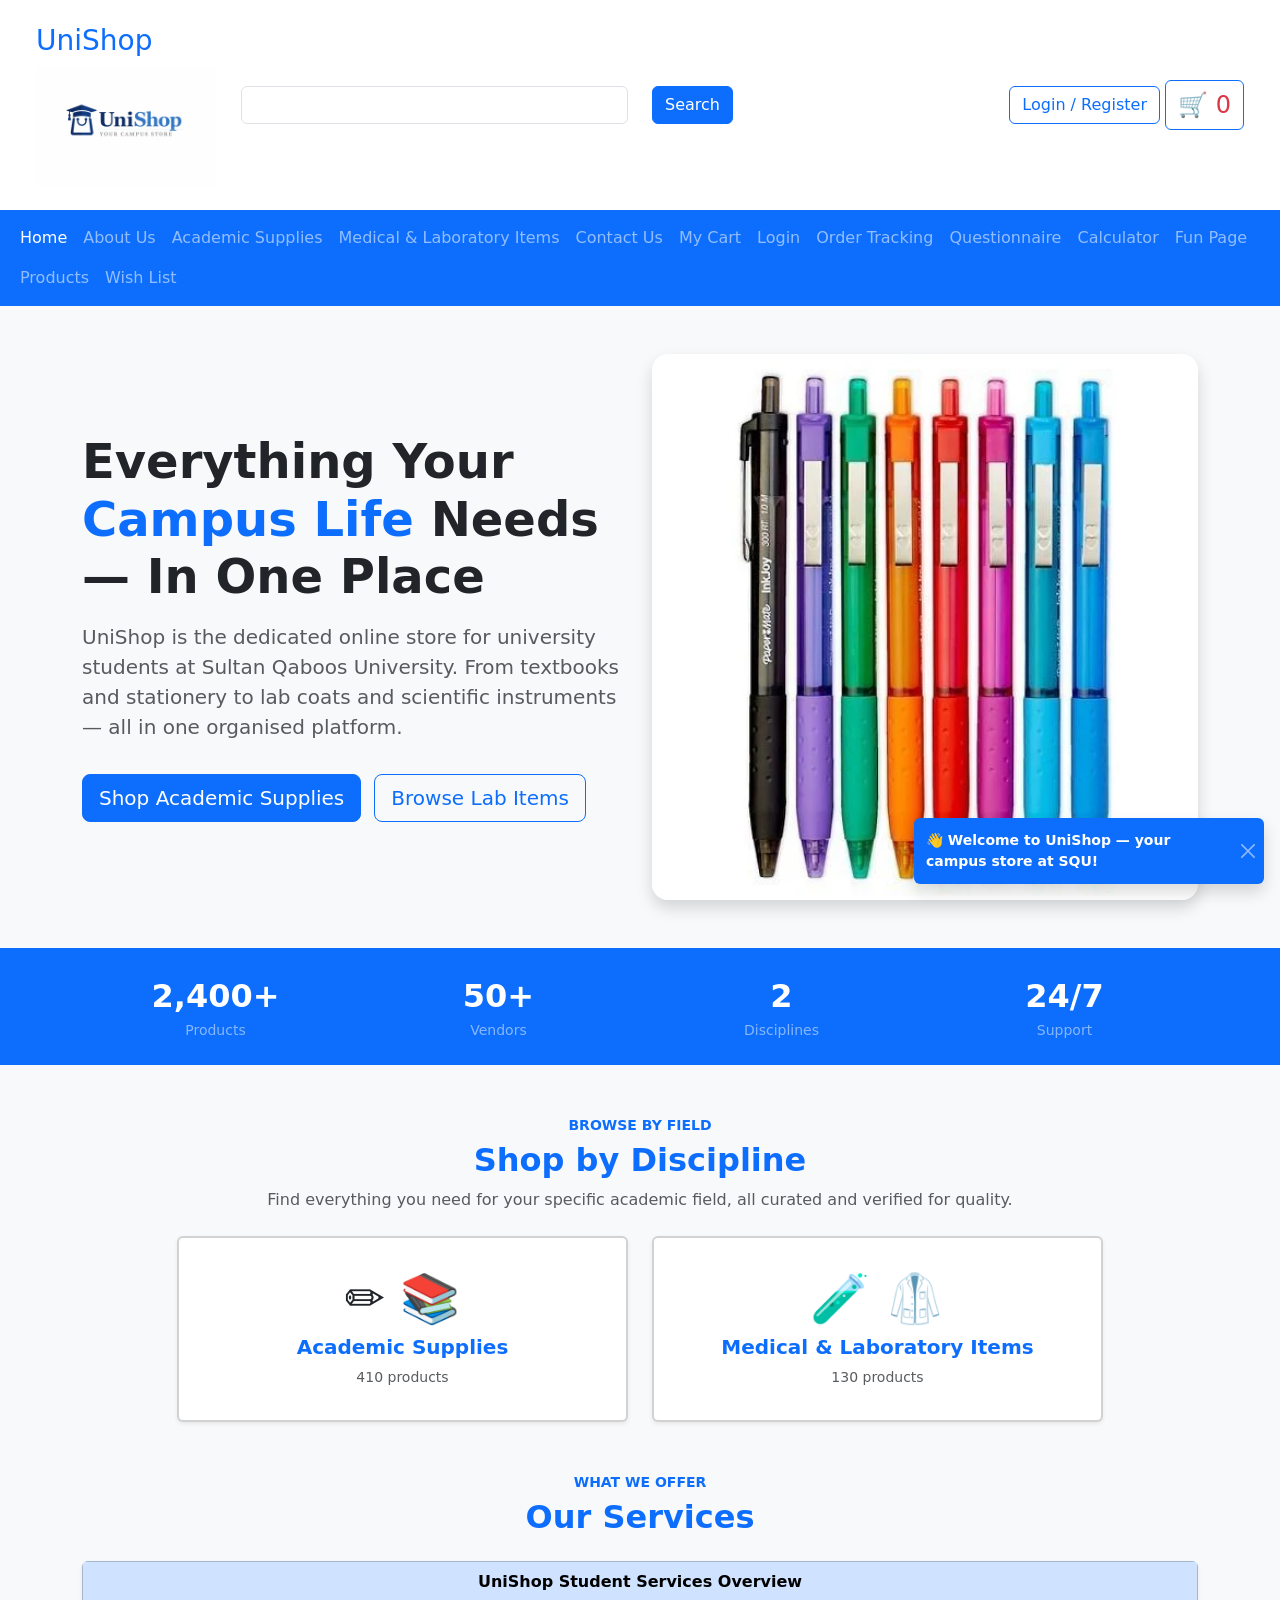
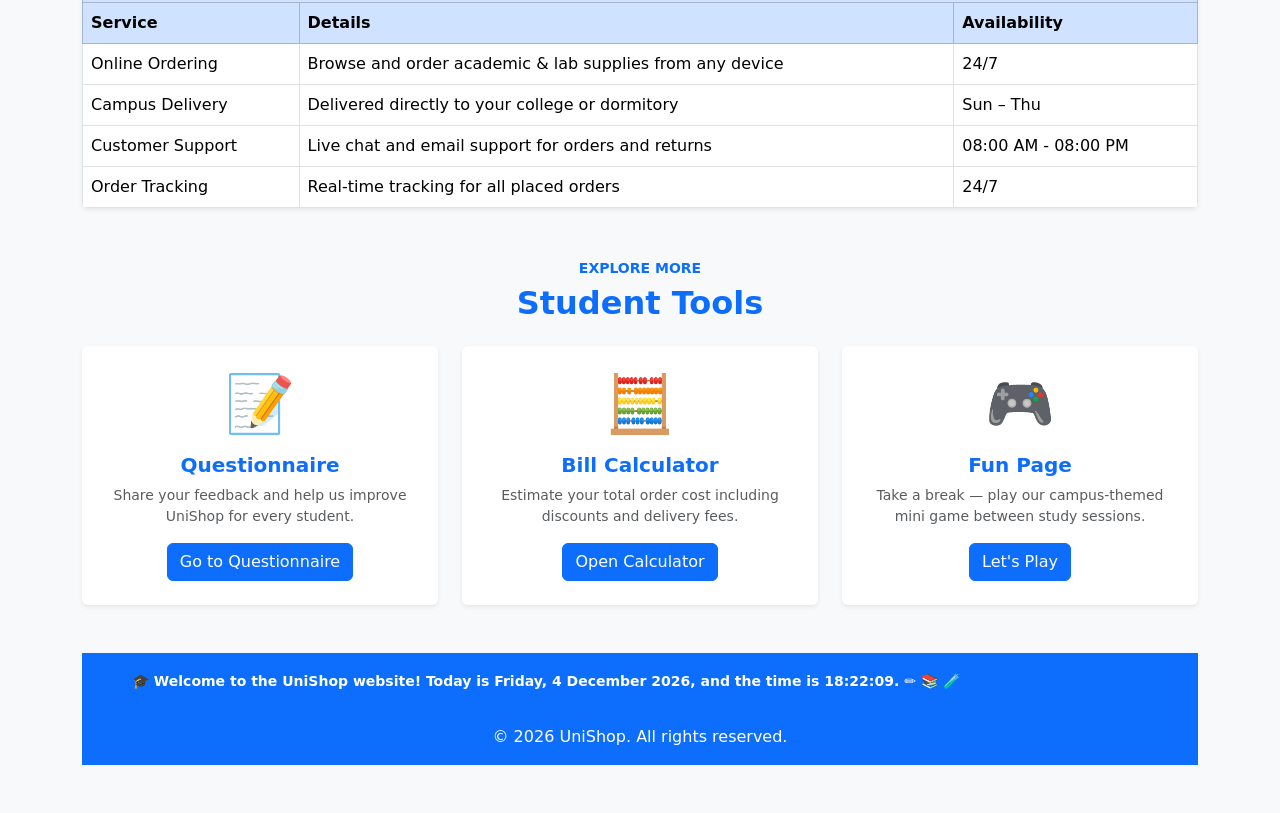
<file: Index.html>
<!DOCTYPE html>
<html lang="en">
<head>
    <meta charset="UTF-8">
    <meta name="viewport" content="width=device-width, initial-scale=1.0">
    <title>Home Page</title>
     <link href="https://cdn.jsdelivr.net/npm/bootstrap@5.3.8/dist/css/bootstrap.min.css" rel="stylesheet" 
        integrity="sha384-sRIl4kxILFvY47J16cr9ZwB07vP4J8+LH7qKQnuqkuIAvNWLzeN8tE5YBujZqJLB" 
        crossorigin="anonymous">
         <script src="https://cdn.jsdelivr.net/npm/bootstrap@5.3.8/dist/js/bootstrap.bundle.min.js" 
        integrity="sha384-FKyoEForCGlyvwx9Hj09JcYn3nv7wiPVlz7YYwJrWVcXK/BmnVDxM+D2scQbITxI" 
        crossorigin="anonymous"></script>
    <script>
       // Function to handle search action
  function validateSearch(){
      let searchBox = document.getElementById("searchInput");
      let word = searchBox.value.trim().toLowerCase();
      // check if the search box is empty
      if (word== "") {
        alert("Please enter a search word");
        searchBox.focus();
        return false;

      }
  // For academic items
  if(word.includes("pen")){
    window.location.href="academic_supplies.html#pens";
    return false;
  }
   if(word.includes("notebook")){
window.location.href="academic_supplies.html#notebooks";
    return false;
   }
      if(word.includes("single book") || word.includes("book") ){
window.location.href="academic_supplies.html#singlebook";
    return false;
   }

  if(word.includes("graphing calculator")|| word.includes("graphing")){
window.location.href="academic_supplies.html#calculator911";
    return false;
   }
   
     if(word.includes("calculator" )){
window.location.href="academic_supplies.html#calculator82";
    return false;
   }
   
   if(word.includes("note")||word.includes("study") ){
window.location.href="academic_supplies.html#studynotes";

    return false;
   }
   if(word.includes("gray bag") || word.includes("grey bag")){
    window.location.href="academic_supplies.html#graybag";
    return false;
   }
      if(word.includes("brown bag")){
    window.location.href="academic_supplies.html#brownbag";
    return false;
   }
      if(word.includes("laptop") || word.includes("computer")){
window.location.href="academic_supplies.html#laptop";

    return false;
   }
    if(word.includes("bag")){
window.location.href="academic_supplies.html";

    return false;
   }
      if(word.includes("lab coat") ){
window.location.href="medical-items.html#labcoat";

    return false;
   }
      if(word.includes("scrubs")){
window.location.href="medical-items.html#scrubs";

    return false;
   }
   
         if(word.includes("stethoscope")){
window.location.href="medical-items.html#stethoscope";

    return false;
   }
            if(word.includes("mask") ){
window.location.href="medical-items.html#mask";

    return false;
   }
            if(word.includes("gloves")|| word.includes("glove")){
window.location.href="medical-items.html#gloves";

    return false;
   }
            if(word.includes("syringe")){
window.location.href="medical-items.html#syringe";

    return false;
   }
   // If item is not found
      alert("Item not found");
    return false;
    }

    </script>
    <style>
        /* Animation for the scrolling banner at the bottom of the page */
        @keyframes scrollLeft {
            0%   { transform: translateX(100%); }
            100% { transform: translateX(-100%); }
        }
    
        /* Styles for the scrolling welcome banner */
        #scrollBanner {
            animation: scrollLeft 30s linear infinite;
            padding-left: 50px;
            display: inline-block;
            white-space: nowrap;
        }
    </style>

    <script>
        /**
         * Updates the date and time displayed in the scrolling banner.
         * This function runs every second using setInterval.
         */
        function updateBanner() {
            var now = new Date();
    
            var days = ["Sunday","Monday","Tuesday","Wednesday","Thursday","Friday","Saturday"];
            var months = ["January","February","March","April","May","June",
                          "July","August","September","October","November","December"];
    
            // Format the date: e.g., "Monday, 13 April 2026"
            var dateStr = days[now.getDay()] + ", " + now.getDate() + " " +
                          months[now.getMonth()] + " " + now.getFullYear();
    
            // Format the time: e.g., "14:35:09"
            var h = now.getHours();
            var m = now.getMinutes();
            var s = now.getSeconds();
            
            if (m < 10) { m = "0" + m; }
            if (s < 10) { s = "0" + s; }
            
            var timeStr = h + ":" + m + ":" + s;
    
            // Update the spans in the scrolling banner
            const dateEl = document.getElementById("datePart");
            const timeEl = document.getElementById("timePart");
    
            if (dateEl) dateEl.textContent = dateStr;
            if (timeEl) timeEl.textContent = timeStr;
        }
    
        // Start updating the banner every second
        setInterval(updateBanner, 1000);
    </script>

    <script>
        /**
         * Shows the welcome toast message when the page fully loads.
         * Uses Bootstrap's Toast component.
         */
          window.addEventListener("DOMContentLoaded", function () {
          const toastEl = document.getElementById("welcomeToast");
          const toast   = new bootstrap.Toast(toastEl);
          toast.show();   // Display the Bootstrap Toast
        });
    </script>
    
    
    </head>
<body class="bg-light">
    <header class="container-fluid bg-white">
    <div class="row align-items-center p-4">
        <div class="col-md-2">
          <p class="h3 text-primary "> UniShop</p>
          <a href="index.html">
            <img src="images/UniShop_logo.png" alt="UniShop - Your Campus Store" class="img-fluid" />
          </a>
        </div>
        <div class="col-md-6">
          <form action="https://httpbin.org/get" method="get" onsubmit="return validateSearch()">
              <div class="row">
                  <div class="col-8">
                    <input type="text" id="searchInput" name="query" class="form-control" />
                  </div>
                  <div class=" col-4">
                    <input type="submit" value="Search" class="btn btn-primary"/>
                  </div>
                </div>
          </form>
        </div>
        <div class="col-md-4 text-end">
          <a href="login_and_registration.php" class="btn btn-outline-primary">Login / Register</a>
          <a href="cart.php" class="btn btn-outline-primary fs-4">
            🛒
            <span class="text-danger">0</span>
          </a>
        </div>
    </div>
    </header>

    <nav class="navbar navbar-expand-sm bg-primary navbar-dark">
    <div class="container-fluid">
        <button class="navbar-toggler" type="button"
                data-bs-toggle="collapse" data-bs-target="#mainNav"
                aria-controls="mainNav" aria-expanded="false"
                aria-label="Toggle navigation">
            <span class="navbar-toggler-icon"></span>
        </button>
        <div class="collapse navbar-collapse" id="mainNav">
        <div class="navbar-nav flex-wrap">
            <a class="nav-link active" href="index.html">Home</a>
            <a class="nav-link" href="About_us.html">About Us</a>
            <a class="nav-link" href="academic_supplies.html">Academic Supplies</a>
            <a class="nav-link" href="medical-items.html">Medical & Laboratory Items</a>
            <a class="nav-link" href="contact_us.html">Contact Us</a>
            <a class="nav-link" href="cart.php">My Cart</a>
            <a class="nav-link" href="login_and_registration.php">Login</a>
            <a class="nav-link" href="order_tracking.html">Order Tracking</a>
            <a  class="nav-link" href="questionnaire.html">Questionnaire</a>
            <a  class="nav-link" href="calculator.html">Calculator</a>
            <a  class="nav-link" href="funpage.php">Fun Page</a>
            <a class="nav-link" href="products.php">Products</a>
            <a class="nav-link " href="wish_list.php">Wish List</a>
        </div>  
        </div>
    </div>  
    </nav>
    
    <div class="container my-5">
        <div class="row align-items-center">
          
          <div class="col-lg-6">
            <h1 class="display-5 fw-bold">
              Everything Your <span class="text-primary">Campus Life</span> Needs — In One Place
            </h1>
            <p class="lead text-muted mt-3">
              UniShop is the dedicated online store for university students at Sultan Qaboos University.
              From textbooks and stationery to lab coats and scientific instruments — all in one organised platform.
            </p>
            
            <a href="academic_supplies.html" class="btn btn-primary btn-lg mt-3 me-2">Shop Academic Supplies</a>
            <a href="medical-items.html" class="btn btn-outline-primary btn-lg mt-3"> Browse Lab Items</a>
          </div>

          <div class="col-lg-6 mt-4 mt-lg-0">
            <div id="heroSlider" class="carousel slide carousel-fade" data-bs-ride="carousel" data-bs-interval="3000">

              <div class="carousel-inner rounded-4 shadow">

                <div class="carousel-item active">
                  <img src="images/ballpoint-pens.png" class="d-block w-100" alt="pens">
                </div>
                
                <div class="carousel-item">
                  <img src="images/200pages_4_notebooks.jpg" class="d-block w-100" alt="Notebooks">
                </div>
                
                <div class="carousel-item">
                  <img src="images/Casio_fx9911es_plus_scientific_calc.jpg" class="d-block w-100" alt="calculator">
                </div>
              </div>

              <button class="carousel-control-prev" type="button" data-bs-target="#heroSlider" data-bs-slide="prev">
                <span class="carousel-control-prev-icon" aria-hidden="true"></span>
                <span class="visually-hidden">Previous</span>
              </button>
              <button class="carousel-control-next" type="button" data-bs-target="#heroSlider" data-bs-slide="next">
                <span class="carousel-control-next-icon" aria-hidden="true"></span>
                <span class="visually-hidden">Next</span>
              </button>
            </div>
          </div>
        </div>
      </div>
        
      <div class="bg-primary text-white py-4">
        <div class="container">
            <div class="row text-center g-3">
                <div class="col-6 col-md-3">
                    <div class="fs-2 fw-bold">2,400+</div>
                    <div class="small text-white-50">Products</div>
                </div>
                <div class="col-6 col-md-3">
                    <div class="fs-2 fw-bold">50+</div>
                    <div class="small text-white-50">Vendors</div>
                </div>
                <div class="col-6 col-md-3">
                  <div class="fs-2 fw-bold">2</div>
                  <div class="small text-white-50">Disciplines</div>
                </div>
                <div class="col-6 col-md-3">
                  <div class="fs-2 fw-bold">24/7</div>
                  <div class="small text-white-50">Support</div>
                </div>
            </div>
        </div>
      </div>

    <div class="container my-5">
    <div class="text-center mb-4">
        <span class="text-uppercase text-primary fw-bold small letter-spacing-2">Browse by Field</span>
        <h2 class="fw-bold text-primary mt-1"> Shop by Discipline</h2>
        <p class="text-muted mx-auto" class="mx-auto w-100">Find everything you need for your specific academic field, all curated and verified for quality.</p>
    </div>
    <div class="row g-4 justify-content-center">
        <div class="col-sm-10 col-md-5">
            <a href="academic_supplies.html" class="text-decoration-none">
            <div class="card text-center h-100 border-2 shadow-sm p-3">
                <div class="card-body">
                    <div class="display-5 mb-2">✏️  📚</div>
                    <h5 class="card-title fw-bold text-primary">Academic Supplies</h5>
                    <p class="card-text text-muted small">410 products</p>
                </div>
            </div>
            </a>
        </div>
        <div class="col-sm-10 col-md-5">
            <a href="medical-items.html" class="text-decoration-none">
            <div class="card text-center h-100 border-2 shadow-sm p-3">
                <div class="card-body">
                    <div class="display-5 mb-2">🧪  🥼</div>
                    <h5 class="card-title fw-bold text-primary"> Medical &amp; Laboratory Items</h5>
                    <p class="card-text text-muted small">130 products</p>
                </div>
            </div>
            </a>
        </div>
        </div>
    </div>
    
    <div class="container my-5">
        <div class="text-center mb-4">
            <span class="text-uppercase text-primary fw-bold small">What We Offer</span>
            <h2 class="fw-bold text-primary mt-1">Our Services</h2>
        </div>

        <div class="table-responsive shadow-sm rounded">
            <table class="table table-bordered table-hover mb-0 align-middle">
                <tr class="table-primary">
                    <th colspan="3" class="text-center">UniShop Student Services Overview</th>
                </tr>
                <tr class="table-primary">
                    <th>Service</th>
                    <th>Details</th>
                    <th>Availability</th>
                </tr>        
                <tbody>
                    <tr>
                        <td>Online Ordering</td>
                        <td>Browse and order academic &amp; lab supplies from any device</td>
                        <td>24/7</td>
                    </tr>
                    <tr>
                        <td>Campus Delivery</td>
                        <td>Delivered directly to your college or dormitory</td>
                        <td>Sun – Thu</td>
                    </tr>
                    <tr>
                        <td>Customer Support</td>
                        <td>Live chat and email support for orders and returns</td>
                        <td>08:00 AM - 08:00 PM</td>
                    </tr>
                    <tr>
                        <td>Order Tracking</td>
                        <td>Real-time tracking for all placed orders</td>
                        <td>24/7</td>
                    </tr>
                </tbody>
            </table>
        </div>
    </div>
    <div class="container my-5">
    <div class="text-center mb-4">
      <span class="text-uppercase text-primary fw-bold small">Explore More</span>
      <h2 class="fw-bold text-primary mt-1">Student Tools</h2>
    </div>
    <div class="row g-4 justify-content-center">
      <div class="col-sm-10 col-md-4">
        <div class="card text-center h-100 shadow-sm border-0 bg-white">
          <div class="card-body p-4">
            <div class="display-4 mb-3">📝</div>
            <h5 class="fw-bold text-primary">Questionnaire</h5>
            <p class="text-muted small mb-3"> Share your feedback and help us improve UniShop for every student.</p>
            <a href="questionnaire.html" class="btn btn-primary">Go to Questionnaire</a>
          </div>
        </div>
      </div>
      <div class="col-sm-10 col-md-4">
        <div class="card text-center h-100 shadow-sm border-0 bg-white">
          <div class="card-body p-4">
            <div class="display-4 mb-3">🧮</div>
            <h5 class="fw-bold text-primary">Bill Calculator</h5>
            <p class="text-muted small mb-3">Estimate your total order cost including discounts and delivery fees.</p>
            <a href="calculator.html" class="btn btn-primary"> Open Calculator </a>
          </div>
        </div>
      </div>
      <div class="col-sm-10 col-md-4">
        <div class="card text-center h-100 shadow-sm border-0 bg-white">
          <div class="card-body p-4">
            <div class="display-4 mb-3">🎮</div>
            <h5 class="fw-bold text-primary">Fun Page</h5>
            <p class="text-muted small mb-3"> Take a break — play our campus-themed mini game between study sessions.</p>
            <a href="funpage.php" class="btn btn-primary"> Let's Play </a>
          </div>
        </div>
      </div>
    </div>
    <div class="bg-primary py-3 overflow-hidden mt-5">
        <div id="scrollBanner" class="text-white fw-semibold small">
          🎓 Welcome to the UniShop website! Today is <span id="datePart"></span>, 
          and the time is <span id="timePart"></span>. ✏️ 📚 🧪
        </div>
      </div>

    <div class="toast-container position-fixed bottom-0 end-0 p-3">
        <div id="welcomeToast" class="toast align-items-center text-bg-primary border-0"
            role="alert" aria-live="assertive" aria-atomic="true"
            data-bs-autohide="true" data-bs-delay="6000">
          <div class="d-flex">
            <div class="toast-body fw-bold">
              👋 Welcome to UniShop — your campus store at SQU!
            </div>
            <button type="button" class="btn-close btn-close-white me-2 m-auto"
                    data-bs-dismiss="toast" aria-label="Close"></button>
          </div>
        </div>
      </div>
     <footer class="bg-primary text-white text-center py-3">
        <p class="mb-0">&copy; 2026 UniShop. All rights reserved.</p>
    </footer>
</body>
</html>
</file>
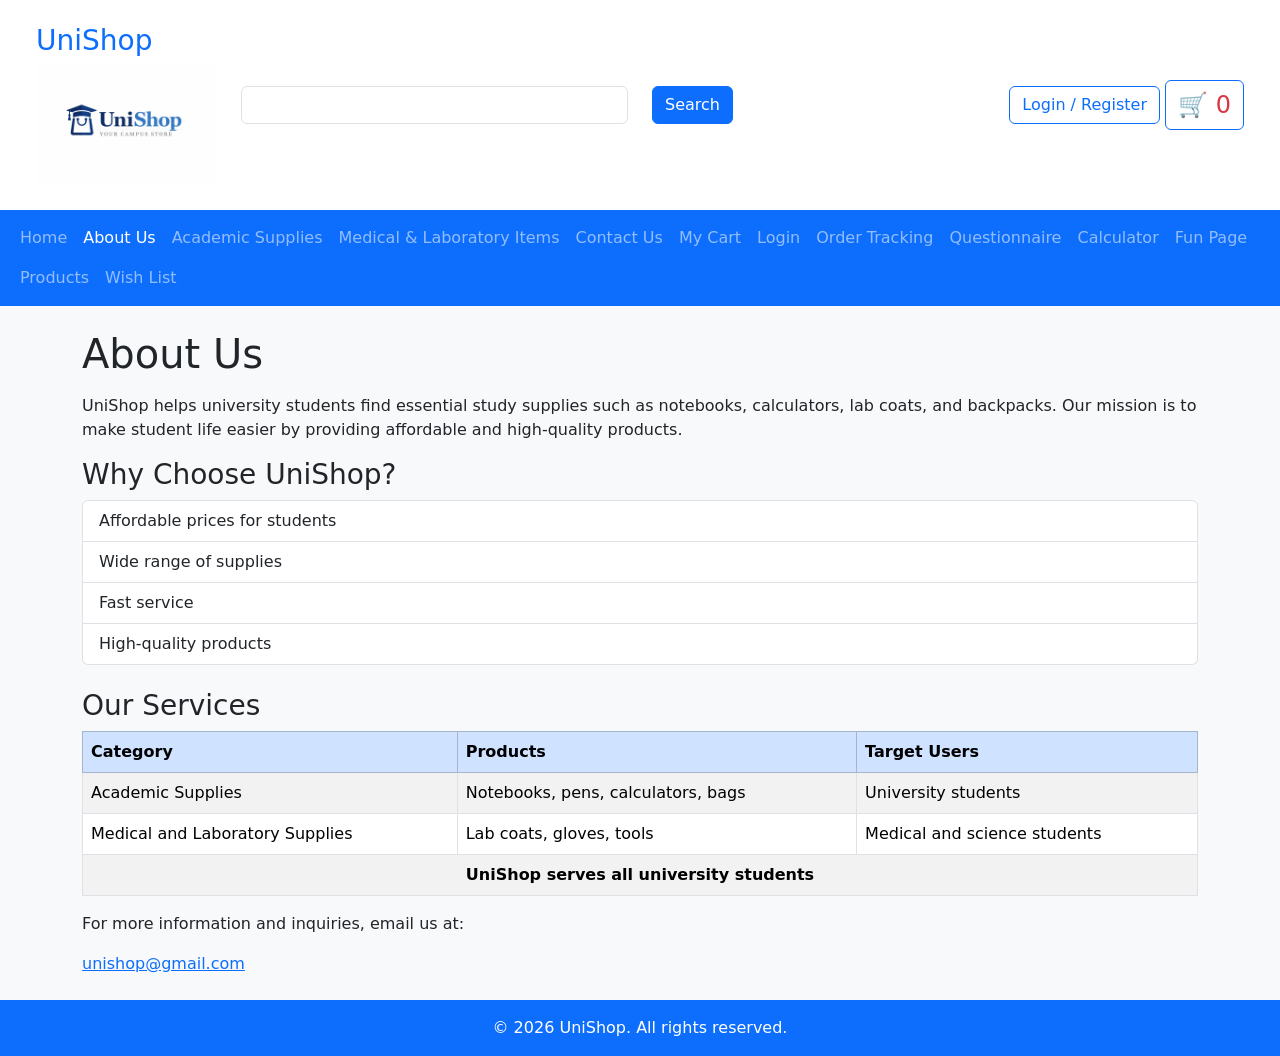
<file: About_us.html>
<!DOCTYPE html>
<html lang="en">
<head>
    <meta charset="UTF-8">
    <meta name="viewport" content="width=device-width, initial-scale=1.0">
    <title>About Us</title>
 <link href="https://cdn.jsdelivr.net/npm/bootstrap@5.3.8/dist/css/bootstrap.min.css" rel="stylesheet" 
integrity="sha384-sRIl4kxILFvY47J16cr9ZwB07vP4J8+LH7qKQnuqkuIAvNWLzeN8tE5YBujZqJLB" 
crossorigin="anonymous">
 <script src="https://cdn.jsdelivr.net/npm/bootstrap@5.3.8/dist/js/bootstrap.bundle.min.js" 
integrity="sha384-FKyoEForCGlyvwx9Hj09JcYn3nv7wiPVlz7YYwJrWVcXK/BmnVDxM+D2scQbITxI" 
crossorigin="anonymous"></script>
<script type="text/javascript">
  // Function to handle search action
  function validateSearch(){
      let searchBox = document.getElementById("searchInput");
      let word = searchBox.value.trim().toLowerCase();
      // check if the search box is empty
      if (word== "") {
        alert("Please enter a search word");
        searchBox.focus();
        return false;

      }
  // For academic items
  if(word.includes("pen")){
    window.location.href="academic_supplies.html#pens";
    return false;
  }
   if(word.includes("notebook")){
window.location.href="academic_supplies.html#notebooks";
    return false;
   }
      if(word.includes("single book") || word.includes("book") ){
window.location.href="academic_supplies.html#singlebook";
    return false;
   }

  if(word.includes("graphing calculator")|| word.includes("graphing")){
window.location.href="academic_supplies.html#calculator911";
    return false;
   }
   
     if(word.includes("calculator" )){
window.location.href="academic_supplies.html#calculator82";
    return false;
   }
   
   if(word.includes("note")||word.includes("study") ){
window.location.href="academic_supplies.html#studynotes";

    return false;
   }
   if(word.includes("gray bag") || word.includes("grey bag")){
    window.location.href="academic_supplies.html#graybag";
    return false;
   }
      if(word.includes("brown bag")){
    window.location.href="academic_supplies.html#brownbag";
    return false;
   }
      if(word.includes("laptop") || word.includes("computer")){
window.location.href="academic_supplies.html#laptop";

    return false;
   }
    if(word.includes("bag")){
window.location.href="academic_supplies.html";

    return false;
   }
      if(word.includes("lab coat") ){
window.location.href="medical-items.html#labcoat";

    return false;
   }
      if(word.includes("scrubs")){
window.location.href="medical-items.html#scrubs";

    return false;
   }
   
         if(word.includes("stethoscope")){
window.location.href="medical-items.html#stethoscope";

    return false;
   }
            if(word.includes("mask") ){
window.location.href="medical-items.html#mask";

    return false;
   }
            if(word.includes("gloves")|| word.includes("glove")){
window.location.href="medical-items.html#gloves";

    return false;
   }
            if(word.includes("syringe")){
window.location.href="medical-items.html#syringe";

    return false;
   }
   // If item is not found
      alert("Item not found");
    return false;
    }

  
</script>
</head>
<body class="bg-light">
    <header class="container-fluid bg-white" >
    <div class="row align-items-center  p-4">
       <div class="col-md-2">
        <p class="h3 text-primary">UniShop</p>

      <a href="index.html">
        <img src="images/UniShop_logo.png" alt="UniShop - Your Campus Store" class="img-fluid"/>
      </a>
    </div>

    <div class="col-md-6">
      <form action="https://httpbin.org/get" method="get" onsubmit="return validateSearch()">
          <div class="row">
                        <div class="col-8">
        <input type="text" id="searchInput" name="query" class="form-control"/>
        </div>
        <div class="col-4">

        <input type="submit" value="Search" class="btn btn-primary"/>
      </div>
      </div>
      </form>
    </div>
    <div class="col-md-4 text-end">
      <a class="btn btn-outline-primary" href="login_and_registration.php">Login / Register</a>
      <a class="btn btn-outline-primary fs-4" href="cart.php" >
        🛒
        <span class="text-danger">0</span>
      </a>
    </div>
    </div>
    </header>
       <nav class="navbar navbar-expand-sm bg-primary navbar-dark">
           <div class="container-fluid">
               <button class="navbar-toggler" type="button"
                    data-bs-toggle="collapse" data-bs-target="#mainNav"
                    aria-controls="mainNav" aria-expanded="false"
                    aria-label="Toggle navigation">
              <span class="navbar-toggler-icon"></span>
            </button>
             <div class="collapse navbar-collapse" id="mainNav">
      <div class="navbar-nav flex-wrap">

      <a class="nav-link"  href="index.html">Home</a>
          
            <a class="nav-link active" href="About_us.html">About Us</a>
           
            <a  class="nav-link" href="academic_supplies.html">Academic Supplies</a>
           
            <a class="nav-link"  href="medical-items.html">Medical & Laboratory Items</a>
          
            <a  class="nav-link" href="contact_us.html">Contact Us</a>
            <a  class="nav-link" href="cart.php">My Cart</a>
            <a class="nav-link"  href="login_and_registration.php">Login</a>
            <a  class="nav-link" href="order_tracking.html">Order Tracking</a>
             <a  class="nav-link" href="questionnaire.html">Questionnaire</a>
             <a  class="nav-link" href="calculator.html">Calculator</a>
            <a  class="nav-link" href="funpage.php">Fun Page</a>
          <a class="nav-link" href="products.php">Products</a>
          <a class="nav-link " href="wish_list.php">Wish List</a>
              </div>
            </div>
           </div>
          </nav>
          
    <div class="container mt-4 mb-4">

   <h1 class="mb-3">About Us</h1>
    <p>UniShop helps university students find essential study supplies such as notebooks, calculators, lab coats, 
       and backpacks. Our mission is to make student life easier by providing affordable and high-quality products.</p>
   
       <h3>Why Choose UniShop?</h3>
       <ul class="list-group mb-4">
        <li class="list-group-item">Affordable prices for students</li>
        <li class="list-group-item">Wide range of supplies</li>
        <li class="list-group-item">Fast service</li>
        <li class="list-group-item">High-quality products</li>
    </ul>
    <h3>Our Services</h3>
    
    <table class="table table-bordered table-striped table-hover" >
       <thead class="table-primary">

      <tr>
            <th>Category</th>
            <th>Products</th>
            <th>Target Users</th>
        </tr>
       </thead>
       <tbody>
        <tr>
    <td>Academic Supplies</td>
    <td>Notebooks, pens, calculators, bags</td>
    <td>University students</td>
              </tr>
          <tr>
    <td>Medical and Laboratory Supplies</td>
    <td>Lab coats, gloves, tools</td>
    <td>Medical and science students</td>
       </tr>
        <tr>
            <th colspan="3" class="text-center">UniShop serves all university students</th>
        </tr>
        </tbody>
    </table>
    <p>For more information and inquiries, email us at: </p>
    <a href="mailto:unishop@gmail.com">unishop@gmail.com</a>
    </div>
    <footer class="bg-primary text-white text-center py-3">
    <p  class="mb-0">&copy; 2026 UniShop. All rights reserved.</p>
  </footer>
    </body>
   
</html>
</file>
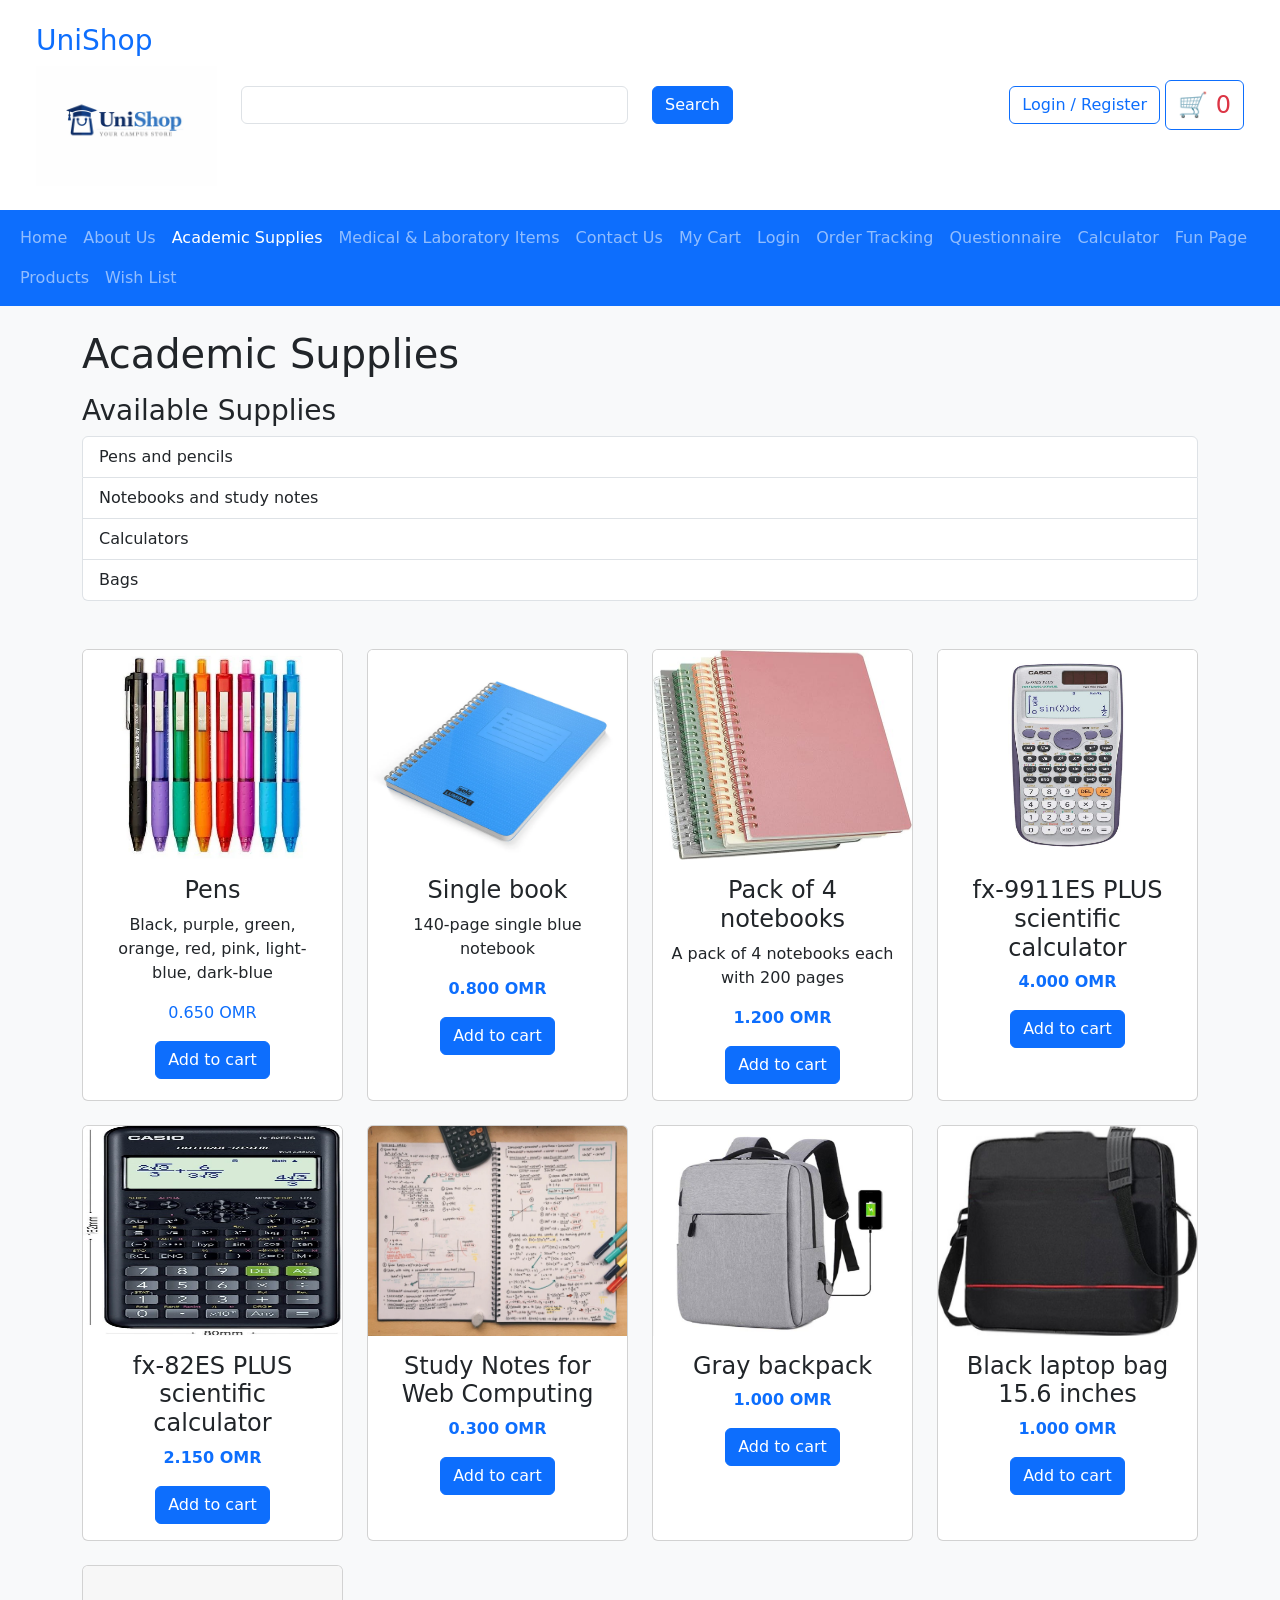
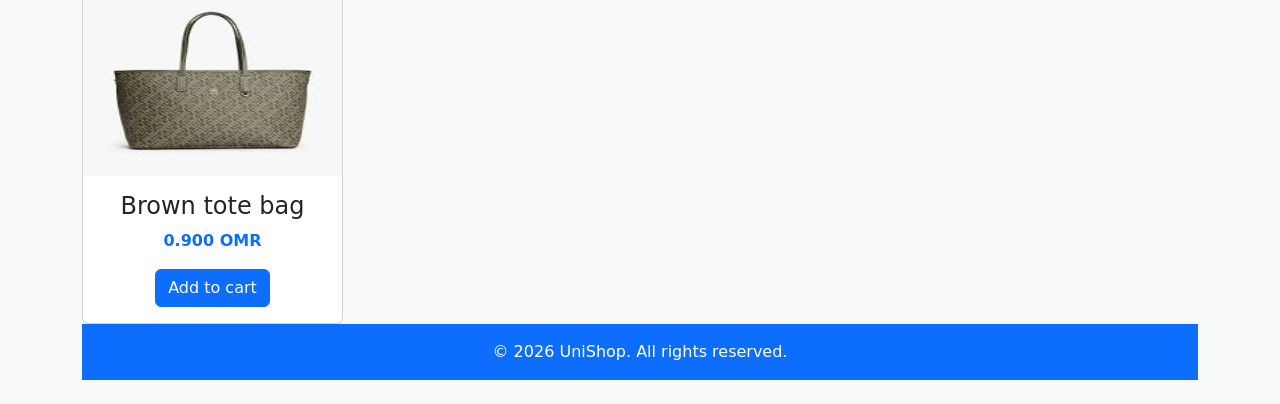
<file: academic_supplies.html>
<!DOCTYPE html>
<html lang="en">
<head>
    <meta charset="UTF-8">
    <meta name="viewport" content="width=device-width, initial-scale=1.0">
    <title>Academic Supplies</title>
  
     <link href="https://cdn.jsdelivr.net/npm/bootstrap@5.3.8/dist/css/bootstrap.min.css" rel="stylesheet" 
integrity="sha384-sRIl4kxILFvY47J16cr9ZwB07vP4J8+LH7qKQnuqkuIAvNWLzeN8tE5YBujZqJLB" 
crossorigin="anonymous">
 <script src="https://cdn.jsdelivr.net/npm/bootstrap@5.3.8/dist/js/bootstrap.bundle.min.js" 
integrity="sha384-FKyoEForCGlyvwx9Hj09JcYn3nv7wiPVlz7YYwJrWVcXK/BmnVDxM+D2scQbITxI" 
crossorigin="anonymous"></script>
<script type="text/javascript">
   // Function to handle search action
  function validateSearch(){
      let searchBox = document.getElementById("searchInput");
      let word = searchBox.value.trim().toLowerCase();
      // check if the search box is empty
      if (word== "") {
        alert("Please enter a search word");
        searchBox.focus();
        return false;

      }
  // For academic items
  if(word.includes("pen")){
    window.location.href="academic_supplies.html#pens";
    return false;
  }
   if(word.includes("notebook")){
window.location.href="academic_supplies.html#notebooks";
    return false;
   }
      if(word.includes("single book") || word.includes("book") ){
window.location.href="academic_supplies.html#singlebook";
    return false;
   }

  if(word.includes("graphing calculator")|| word.includes("graphing")){
window.location.href="academic_supplies.html#calculator911";
    return false;
   }
   
     if(word.includes("calculator" )){
window.location.href="academic_supplies.html#calculator82";
    return false;
   }
   
   if(word.includes("note")||word.includes("study") ){
window.location.href="academic_supplies.html#studynotes";

    return false;
   }
   if(word.includes("gray bag") || word.includes("grey bag")){
    window.location.href="academic_supplies.html#graybag";
    return false;
   }
      if(word.includes("brown bag")){
    window.location.href="academic_supplies.html#brownbag";
    return false;
   }
      if(word.includes("laptop") || word.includes("computer")){
window.location.href="academic_supplies.html#laptop";

    return false;
   }
    if(word.includes("bag")){
window.location.href="academic_supplies.html";

    return false;
   }
      if(word.includes("lab coat") ){
window.location.href="medical-items.html#labcoat";

    return false;
   }
      if(word.includes("scrubs")){
window.location.href="medical-items.html#scrubs";

    return false;
   }
   
         if(word.includes("stethoscope")){
window.location.href="medical-items.html#stethoscope";

    return false;
   }
            if(word.includes("mask") ){
window.location.href="medical-items.html#mask";

    return false;
   }
            if(word.includes("gloves")|| word.includes("glove")){
window.location.href="medical-items.html#gloves";

    return false;
   }
            if(word.includes("syringe")){
window.location.href="medical-items.html#syringe";

    return false;
   }
   // If item is not found
      alert("Item not found");
    return false;
    }

    function addToCart(itemName, itemPrice) {
    let cart = localStorage.getItem("cart");
    
    if (cart == null) {
        cart = [];
    } else {
        cart = JSON.parse(cart);
    }

    let item = {
        name: itemName,
        price: itemPrice,
        qty: 1
    };

    cart.push(item);
    localStorage.setItem("cart", JSON.stringify(cart));

    alert(itemName + " added to cart");
    return false;
}

  
</script>
</head>
<body class="bg-light">
    <header class="container-fluid bg-white" >
     <div class="row align-items-center p-4" >
      <div class="col-md-2">
        <p class="h3 text-primary">UniShop</p>
        <a href="index.html">
        <img src="images/UniShop_logo.png" alt="UniShop - Your Campus Store" class="img-fluid" />
      </a>
      </div>
         <div class="col-md-6">
      <form action="https://httpbin.org/get" method="get" onsubmit="return validateSearch()">
       <div class="row">
            <div class="col-8">
        <input type="text" id="searchInput" name="query" class="form-control"/>
            </div>
            <div class="col-4">
        <input type="submit" value="Search" class="btn btn-primary" />
      </div>
      </div>
      </form>
    
     </div>
  
    
 <div class="col-md-4 text-end">

      <a href="login_and_registration.php" class="btn btn-outline-primary">Login / Register</a>
      <a class="btn btn-outline-primary fs-4" href="cart.php"  >
        🛒
        <span class="text-danger">0</span>
      </a>
    </div>
     </div>
    </header>

    <nav class="navbar navbar-expand-sm bg-primary navbar-dark">
           <div class="container-fluid">
               <button class="navbar-toggler" type="button"
                    data-bs-toggle="collapse" data-bs-target="#mainNav"
                    aria-controls="mainNav" aria-expanded="false"
                    aria-label="Toggle navigation">
              <span class="navbar-toggler-icon"></span>
            </button>
             <div class="collapse navbar-collapse" id="mainNav">
      <div class="navbar-nav flex-wrap">

      <a class="nav-link"  href="index.html">Home</a>
            <a class="nav-link" href="About_us.html">About Us</a>           
            <a  class="nav-link active" href="academic_supplies.html">Academic Supplies</a>           
            <a class="nav-link"  href="medical-items.html">Medical & Laboratory Items</a>          
            <a  class="nav-link" href="contact_us.html">Contact Us</a>
            <a  class="nav-link" href="cart.php">My Cart</a>
            <a class="nav-link"  href="login_and_registration.php">Login</a>
            <a  class="nav-link" href="order_tracking.html">Order Tracking</a>
            <a  class="nav-link" href="questionnaire.html">Questionnaire</a>
            <a  class="nav-link" href="calculator.html">Calculator</a>
            <a  class="nav-link" href="funpage.php">Fun Page</a>
            <a class="nav-link" href="products.php">Products</a>
            <a class="nav-link " href="wish_list.php">Wish List</a> 
              </div>
            </div>
           </div>
          </nav>

      <div class="container mt-4 mb-4">

    <h1 class="mb-3">Academic Supplies</h1>
   
   <h3>Available Supplies</h3>
   <ul class="list-group mb-4">
    <li class="list-group-item">Pens and pencils</li>
    <li class="list-group-item">Notebooks and study notes</li>
    <li class="list-group-item">Calculators</li>
    <li class="list-group-item">Bags</li>
   </ul>
   <br/>
    <div class="row g-4">

      <div class="col-md-4 col-lg-3">
     
      <div class="card h-100">
    <img src="images/ballpoint-pens.png" class="card-img-top" alt="pens" width="240" height="210" >
           <div class="card-body text-center">

            <h4 id="pens" class="card-title">Pens</h4>
            <p class="card-text">Black, purple, green, orange, red, pink, light-blue, dark-blue</p>
            <p class="text-primary">0.650 OMR</p>
            <a href="cart.php" class="btn btn-primary" onclick="return addToCart('Pens', 0.650)">Add to cart</a>
        
        </div>
           </div>
      </div>
        <div class="col-md-4 col-lg-3">
        <div class="card h-100">

           <img  src="images/One_140pages_notebool.png" alt="One book" class="card-img-top" width="240" height="210">
          <div  class="card-body text-center">
          <h4  id="singlebook" class="card-title">Single book</h4>
          <p class="card-text">140-page single blue notebook</p>
             <p  class="text-primary"><b>0.800 OMR</b></p>
           <a href="cart.php" class="btn btn-primary" onclick="return addToCart('Single book', 0.800)">Add to cart</a>
      </div>
        </div>
         </div>
         <div class ="col-md-4 col-lg-3">
        <div class ="card h-100">
          <img src ="images/200pages_4_notebooks.jpg" alt="4 Note books" class="card-img-top" width="240" height="210">
          <div class ="card-body text-center">
            <h4 id="notebooks" class = "card-title">Pack of 4 notebooks</h4>
            <p class ="card-text"  >A pack of 4 notebooks each with 200 pages</p>
            <p class = "text-primary"><b>1.200 OMR</b></p>
            <a href="cart.php" class="btn btn-primary" onclick="return addToCart('Pack of 4 notebooks', 1.200)">Add to cart</a>
          </div>
        </div>
      </div>

      <div class="col-md-4 col-lg-3">
        <div class="card h-100">
          <img src="images/Casio_fx9911es_plus_scientific_calc.jpg" alt="scientific Calculators" class="card-img-top" width="240" height="210" >
       <div class="card-body text-center">
         <h4 id="calculator911" class="card-title">fx-9911ES PLUS scientific calculator</h4>
          <p class="text-primary"><b>4.000 OMR</b></p>
         <a href="cart.php" class="btn btn-primary" onclick="return addToCart('fx-9911ES PLUS scientific calculator', 4.000)">Add to cart</a>
          </div>
           </div>
          </div>
        </div>
    <br/>

    <div class="row g-4">
   <div class="col-md-4 col-lg-3">
     <div class="card h-100">
         <img src="images/Casio_fx82es_plus_scientific_calc.png" alt="scientific Calculators" class="card-img-top"  width="240" height="210">
          <div class="card-body text-center">
            <h4 id="calculator82" class="card-title">fx-82ES PLUS scientific calculator</h4>
        <p class="text-primary"><b>2.150 OMR</b></p>
              <a href="cart.php" class="btn btn-primary" onclick="return addToCart('fx-82ES PLUS scientific calculator', 2.150)">Add to cart</a>
          </div>
      </div>
      </div>
      <div class="col-md-4 col-lg-3">
        <div class="card h-100">
        <img src = "images/web_study_notes.png" alt="Study notes" class="card-img-top" width="240" height="210">
          <div class= "card-body text-center">
         <h4 id="studynotes" class= "card-title">Study Notes for Web Computing</h4>
          <p  class="text-primary"><b>0.300 OMR</b></p>
         <a href="cart.php" class="btn btn-primary" onclick="return addToCart('Study Notes for Web Computing', 0.300)">Add to cart</a>
          </div>
      </div>
      </div>

      <div class="col-md-4 col-lg-3">
        <div class="card h-100">
          <img src="images/back_pack.jpg" alt="Backpack" class="card-img-top" width="240" height="210">
         <div class="card-body text-center">
         <h4 id="graybag" class="card-title">Gray backpack</h4>
            <p class="text-primary"><b>1.000 OMR</b></p>
        <a href="cart.php" class="btn btn-primary" onclick="return addToCart('Gray backpack', 1.000)">Add to cart</a>
          </div>
        </div>
         </div>
      <div  class="col-md-4 col-lg-3">
        <div   class="card h-100">
          <img src="images/lap_top_bag_15.6Inches.jpg" alt="Laptop bag" class="card-img-top" width="240" height="210">
    <div class="card-body text-center">
        <h4 id="laptop" class="card-title">Black laptop bag 15.6 inches</h4>
         <p   class="text-primary"><b>1.000 OMR</b></p>
     <a href="cart.php" class="btn btn-primary" onclick="return addToCart('Black laptop bag 15.6 inches', 1.000)">Add to cart</a>
          </div>
        </div>
      </div>
    </div>
    <br/>

    <div class="row g-4">
      <div class="col-md-4 col-lg-3">
        <div class="card h-100">
       <img src="images/Tote_bag.jpg" alt="Tote bag" class="card-img-top" width="240" height="210">
          <div class="card-body text-center">
    <h4 id="brownbag" class="card-title">Brown tote bag</h4>
          <p class="text-primary" ><b>0.900 OMR</b></p>
              <a href="cart.php" class="btn btn-primary" onclick="return addToCart('Brown tote bag', 0.900)">Add to cart</a>
          </div>
          </div>
          </div>
        </div>
        

  <footer class="bg-primary text-white text-center py-3">
    <p  class="mb-0">&copy; 2026 UniShop. All rights reserved.</p>
  </footer>
</body>
</html>
</file>
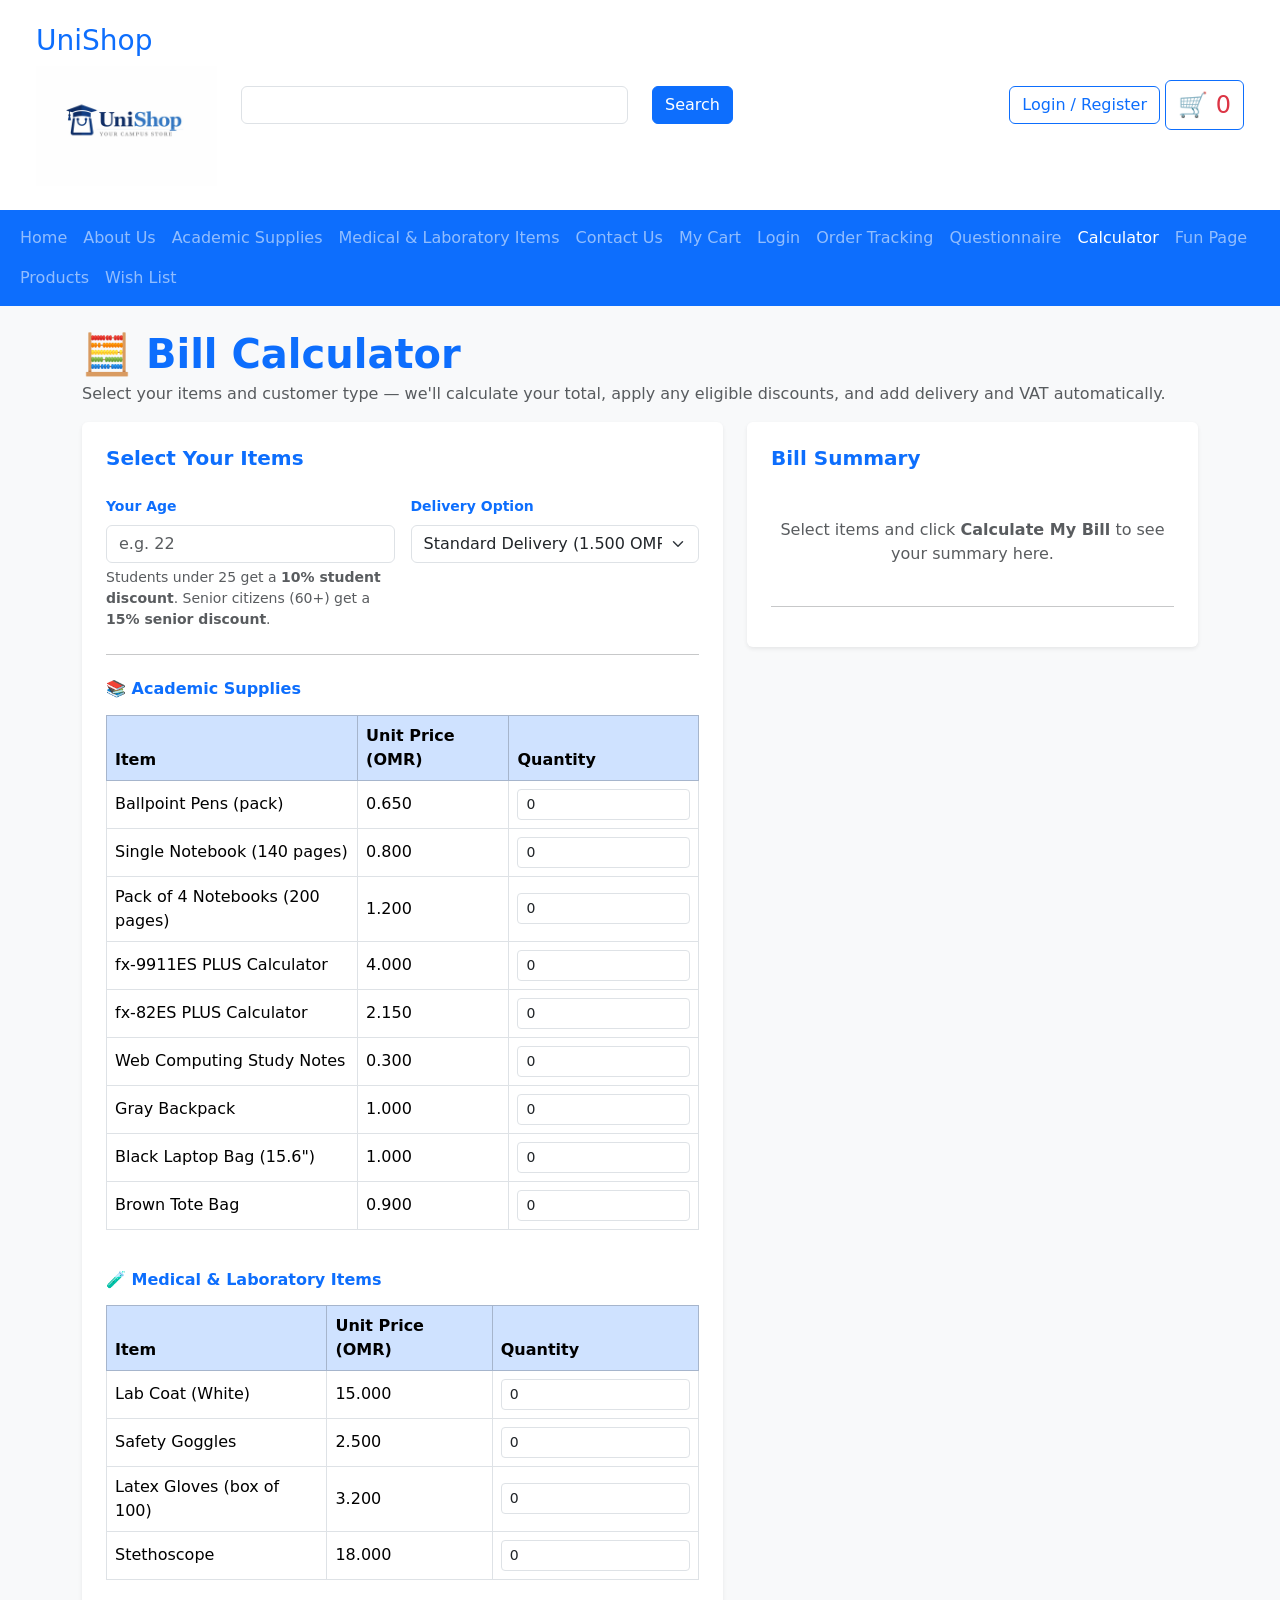
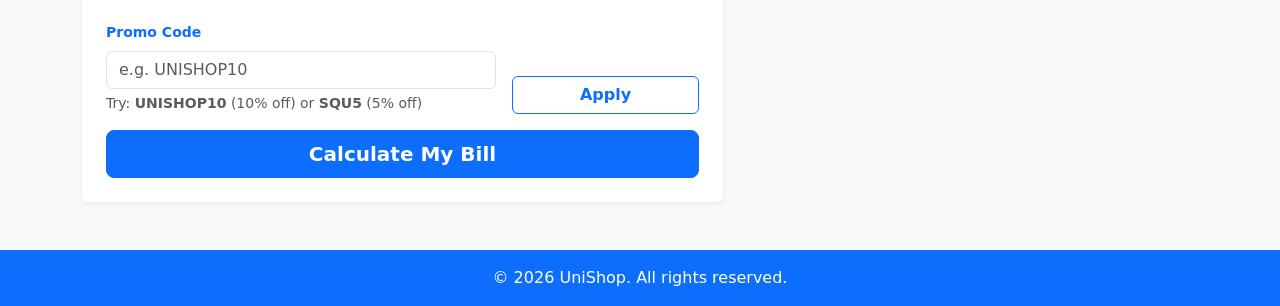
<file: calculator.html>
<!DOCTYPE html>
<html lang="en">
<head>
  <meta charset="UTF-8" />
  <meta name="viewport" content="width=device-width, initial-scale=1.0" />
  <title>Bill Calculator</title>
  <link href="https://cdn.jsdelivr.net/npm/bootstrap@5.3.8/dist/css/bootstrap.min.css" rel="stylesheet" 
      integrity="sha384-sRIl4kxILFvY47J16cr9ZwB07vP4J8+LH7qKQnuqkuIAvNWLzeN8tE5YBujZqJLB" 
      crossorigin="anonymous">
      <script src="https://cdn.jsdelivr.net/npm/bootstrap@5.3.8/dist/js/bootstrap.bundle.min.js" 
      integrity="sha384-FKyoEForCGlyvwx9Hj09JcYn3nv7wiPVlz7YYwJrWVcXK/BmnVDxM+D2scQbITxI" 
      crossorigin="anonymous"></script>
      <script type="text/javascript">
        // Function to handle search action
  function validateSearch(){
      let searchBox = document.getElementById("searchInput");
      let word = searchBox.value.trim().toLowerCase();
      // check if the search box is empty
      if (word== "") {
        alert("Please enter a search word");
        searchBox.focus();
        return false;

      }
  // For academic items
  if(word.includes("pen")){
    window.location.href="academic_supplies.html#pens";
    return false;
  }
   if(word.includes("notebook")){
window.location.href="academic_supplies.html#notebooks";
    return false;
   }
      if(word.includes("single book") || word.includes("book") ){
window.location.href="academic_supplies.html#singlebook";
    return false;
   }

  if(word.includes("graphing calculator")|| word.includes("graphing")){
window.location.href="academic_supplies.html#calculator911";
    return false;
   }
   
     if(word.includes("calculator" )){
window.location.href="academic_supplies.html#calculator82";
    return false;
   }
   
   if(word.includes("note")||word.includes("study") ){
window.location.href="academic_supplies.html#studynotes";

    return false;
   }
   if(word.includes("gray bag") || word.includes("grey bag")){
    window.location.href="academic_supplies.html#graybag";
    return false;
   }
      if(word.includes("brown bag")){
    window.location.href="academic_supplies.html#brownbag";
    return false;
   }
      if(word.includes("laptop") || word.includes("computer")){
window.location.href="academic_supplies.html#laptop";

    return false;
   }
    if(word.includes("bag")){
window.location.href="academic_supplies.html";

    return false;
   }
      if(word.includes("lab coat") ){
window.location.href="medical-items.html#labcoat";

    return false;
   }
      if(word.includes("scrubs")){
window.location.href="medical-items.html#scrubs";

    return false;
   }
   
         if(word.includes("stethoscope")){
window.location.href="medical-items.html#stethoscope";

    return false;
   }
            if(word.includes("mask") ){
window.location.href="medical-items.html#mask";

    return false;
   }
            if(word.includes("gloves")|| word.includes("glove")){
window.location.href="medical-items.html#gloves";

    return false;
   }
            if(word.includes("syringe")){
window.location.href="medical-items.html#syringe";

    return false;
   }
   // If item is not found
      alert("Item not found");
    return false;
    }

      </script>
      <script>
        // Global variable to store the promo discount percentage
        var promoDiscount = 0;
        /**
       * Applies promo code and updates the discount percentage.
       * "UNISHOP10" (10% off) and "SQU5" (5% off).
       */
        function applyPromo() {
          var code = document.getElementById("promoCode").value.trim().toUpperCase();
          var msgEl = document.getElementById("promoMsg");

          if (code === "") {
            promoDiscount = 0;
            msgEl.innerHTML = "";
            return;
          }

          if (code === "UNISHOP10") {
            promoDiscount = 10;
            msgEl.innerHTML = "<span class='badge bg-success'> Promo applied: " + promoDiscount + "% off!</span>";
          } else if (code === "SQU5") {
            promoDiscount = 5;
            msgEl.innerHTML = "<span class='badge bg-success'> Promo applied: " + promoDiscount + "% off!</span>";
          } else {
            promoDiscount = 0;
            msgEl.innerHTML = "<span class='badge bg-danger'> Invalid promo code.</span>";
          }
        }

        /**
         * Main function that calculates the complete bill including:
         * - Subtotal from selected items
         * - Age-based discount + Promo discount
         * - Delivery fee
         * - VAT (5%)
         * - Final total
         */
        function calculateBill() {

          /* Step 1: Sum all selected items */
          var qtyInputs = document.getElementsByName("item-qty");
          var subtotal = 0;
          var selectedItems = [];

          for (var i = 0; i < qtyInputs.length; i++) {
            var qty   = parseInt(qtyInputs[i].value) || 0;
            var price = parseFloat(qtyInputs[i].getAttribute("data-price"));

            if (qty > 0) {
              var lineTotal = qty * price;
              subtotal += lineTotal;

              var row      = qtyInputs[i].parentNode.parentNode;
              var itemName = row.cells[0].textContent;
              selectedItems.push({ name: itemName, qty: qty, price: price, total: lineTotal });
            }
          }
          if (selectedItems.length === 0) {
            alert("Please select at least one item");
            return;
          }

          /* Step 2: Age-based discount */
          var age = parseInt(document.getElementById("customerAge").value) || 0;
          var ageDiscount    = 0;
          var discountReason = "";

          if (age > 0 && age < 25) {
            ageDiscount    = 10;
            discountReason = "Student Discount (under 25)";
          } else if (age >= 60) {
            ageDiscount    = 15;
            discountReason = "Senior Citizen Discount (60+)";
          }

          /* Step 3: Total discount */
          var totalDiscountPct = ageDiscount + promoDiscount;

          /* Step 4: Apply discount */
          var discountAmount = subtotal * (totalDiscountPct / 100);
          var afterDiscount  = subtotal - discountAmount;

          /* Step 5: Delivery fee */
          var deliveryFee = parseFloat(document.getElementById("deliveryOption").value);

          /* Step 6: VAT */
          var vat = afterDiscount * 0.05;

          /* Step 7: Final total */
          var total = afterDiscount + vat + deliveryFee;

          /* Render items breakdown */
          var breakdownEl = document.getElementById("itemsBreakdown");

          var rows = "";
          for (var i = 0; i < selectedItems.length; i++) {
            rows += "<tr>";
            rows += "<td>" + selectedItems[i].name + "</td>";
            rows += "<td class='text-center'>" + selectedItems[i].qty + "</td>";
            rows += "<td class='text-end text-primary fw-bold'>" + selectedItems[i].total.toFixed(3) + " OMR</td>";
            rows += "</tr>";
          }

          breakdownEl.innerHTML =
            "<div class='table-responsive'>" +
              "<table class='table table-sm table-borderless'>" +
                "<thead class='table-light'>" +
                  "<tr>" +
                    "<th>Item</th>" +
                    "<th class='text-center'>Qty</th>" +
                    "<th class='text-end'>Line Total</th>" +
                  "</tr>" +
                "</thead>" +
                "<tbody>" + rows + "</tbody>" +
              "</table>" +
            "</div>";

          /* Show/hide discount badge */
          var badgeEl = document.getElementById("discountBadge");

          if (totalDiscountPct > 0) {
            var badgeText = "";

            if (ageDiscount > 0 && promoDiscount > 0) {
              badgeText = discountReason + " (" + ageDiscount + "%) + Promo (" + promoDiscount + "%) = " + totalDiscountPct + "% total";
            } else if (ageDiscount > 0) {
              badgeText = discountReason + ": " + ageDiscount + "% off";
            } else {
              badgeText = "Promo Code: " + promoDiscount + "% off";
            }

            badgeEl.innerHTML = "<span class='badge bg-success fs-6 w-100 text-wrap'>" + badgeText + "</span>";
            badgeEl.classList.remove("d-none");
          } else {
            badgeEl.classList.add("d-none");
          }

          /* Populate summary totals */
          document.getElementById("summarySubtotal").textContent = subtotal.toFixed(3)       + " OMR";
          document.getElementById("summaryDiscount").textContent = "– " + discountAmount.toFixed(3) + " OMR";
          document.getElementById("summaryDelivery").textContent = deliveryFee.toFixed(3)    + " OMR";
          document.getElementById("summaryVAT").textContent      = vat.toFixed(3)            + " OMR";
          document.getElementById("summaryTotal").textContent    = total.toFixed(3)          + " OMR";

          /* Update discount label */
          if (totalDiscountPct > 0) {
            document.getElementById("discountLabel").textContent = "Discount (" + totalDiscountPct + "%)";
          } else {
            document.getElementById("discountLabel").textContent = "Discount";
          }

          document.getElementById("totalsSection").classList.remove("d-none");
        }
        /**
         * Collects all item/bill data and POSTs to bill_result.php for server-side processing.
         * Must be called after calculateBill() has already run.
         */
        function submitToPhp() {
          var qtyInputs = document.getElementsByName("item-qty");
          var hasItem = false;
          for (var i = 0; i < qtyInputs.length; i++) {
            if ((parseInt(qtyInputs[i].value) || 0) > 0) { hasItem = true; break; }
          }
          if (!hasItem) { alert("Please select at least one item before submitting."); return; }
 
          // Populate hidden age / promo / delivery
          document.getElementById("hidden_age").value          = document.getElementById("customerAge").value || 0;
          document.getElementById("hidden_promo").value        = promoDiscount;
          var deliverySelect = document.getElementById("deliveryOption");
          document.getElementById("hidden_delivery_fee").value   = deliverySelect.value;
          document.getElementById("hidden_delivery_label").value = deliverySelect.options[deliverySelect.selectedIndex].text;
 
          // Build hidden item inputs
          var container = document.getElementById("hidden_items");
          container.innerHTML = "";
          for (var i = 0; i < qtyInputs.length; i++) {
            var qty = parseInt(qtyInputs[i].value) || 0;
            if (qty > 0) {
              var row       = qtyInputs[i].parentNode.parentNode;
              var itemName  = row.cells[0].textContent.trim();
              var itemPrice = qtyInputs[i].getAttribute("data-price");
              container.innerHTML +=
                "<input type='hidden' name='item_name[]'  value='" + itemName  + "'>" +
                "<input type='hidden' name='item_price[]' value='" + itemPrice + "'>" +
                "<input type='hidden' name='item_qty[]'   value='" + qty       + "'>";
            }
          }
          document.getElementById("billForm").submit();
        }
        /**
         * Resets the entire calculator to its initial state.
         * Clears all quantities, age, promo code, and hides results.
         */
        function resetCalculator() {
          var qtyInputs = document.getElementsByName("item-qty");

          for (var i = 0; i < qtyInputs.length; i++) {
            qtyInputs[i].value = 0;
          }

          document.getElementById("customerAge").value  = "";
          document.getElementById("promoCode").value    = "";
          document.getElementById("promoMsg").innerHTML = "";
          document.getElementById("deliveryOption").selectedIndex = 1;

          promoDiscount = 0;

          document.getElementById("totalsSection").classList.add("d-none");
          document.getElementById("discountBadge").classList.add("d-none");
          document.getElementById("itemsBreakdown").innerHTML =
            "<p class='text-muted text-center py-4'>" +
              "Select items and click <strong>Calculate My Bill</strong> to see your summary here." +
            "</p>";
        }
      </script>
</head>
<body class="bg-light">

<header class="container-fluid bg-white">
  <div class="row align-items-center p-4">
    <div class="col-md-2">
      <p class="h3 text-primary">UniShop</p>
      <a href="index.html">
        <img src="images/UniShop_logo.png" alt="UniShop – Your Campus Store"
             class="img-fluid"/>
      </a>
    </div>
    <div class="col-md-6">
      <form action="https://httpbin.org/get" method="get" onsubmit="return validateSearch()">
        <div class="row">
          <div class="col-8">
            <input type="text" id="searchInput" name="query"
                   class="form-control" />
          </div>
          <div class="col-4">
            <input type="submit" value="Search" class="btn btn-primary" />
          </div>
        </div>
      </form>
    </div>
    <div class="col-md-4 text-end">
      <a href="login_and_registration.php" class="btn btn-outline-primary">Login / Register</a>
      <a href="cart.php" class="btn btn-outline-primary fs-4">
        🛒
        <span class="text-danger">0</span>
      </a>
    </div>
  </div>
</header>

<nav class="navbar navbar-expand-sm bg-primary navbar-dark">
  <div class="container-fluid">    
    <button class="navbar-toggler" type="button"
            data-bs-toggle="collapse" data-bs-target="#mainNav"
            aria-controls="mainNav" aria-expanded="false"
            aria-label="Toggle navigation">
      <span class="navbar-toggler-icon"></span>
    </button>
     <div class="collapse navbar-collapse" id="mainNav">
        <div class="navbar-nav flex-wrap">
          <a class="nav-link" href="index.html">Home</a>
          <a class="nav-link" href="About_us.html">About Us</a>
          <a class="nav-link" href="academic_supplies.html">Academic Supplies</a>
          <a class="nav-link" href="medical-items.html">Medical &amp; Laboratory Items</a>
          <a class="nav-link" href="contact_us.html">Contact Us</a>
          <a class="nav-link" href="cart.php">My Cart</a>
          <a class="nav-link" href="login_and_registration.php">Login</a>
          <a class="nav-link" href="order_tracking.html">Order Tracking</a>
          <a class="nav-link" href="questionnaire.html">Questionnaire</a>
          <a class="nav-link active" href="calculator.html">Calculator</a>
          <a class="nav-link" href="funpage.php">Fun Page</a>
          <a class="nav-link" href="products.php">Products</a>
          <a class="nav-link " href="wish_list.php">Wish List</a>
        </div>
     </div>
  </div>
</nav>


<div class="container mt-4 mb-2">
  <h1 class="fw-bold text-primary mb-1">🧮 Bill Calculator</h1>
  <p class="text-muted">
    Select your items and customer type — we'll calculate your total,
    apply any eligible discounts, and add delivery and VAT automatically.
  </p>
</div>

<div class="container mb-5">
  <div class="row g-4">

    <div class="col-lg-7">
      <div class="card shadow-sm border-0">
        <div class="card-body p-4">

          <h5 class="fw-bold text-primary mb-4">Select Your Items</h5>


          <div class="row g-3 mb-4">

            <div class="col-sm-6">
              <label for="customerAge" class="form-label fw-bold small text-primary">
                Your Age
              </label>
              <input type="number" id="customerAge" class="form-control"
                     placeholder="e.g. 22" min="1" max="120" />
              <div class="form-text">
                Students under 25 get a <strong>10% student discount</strong>.
                Senior citizens (60+) get a <strong>15% senior discount</strong>.
              </div>
            </div>

            <div class="col-sm-6">
              <label class="form-label fw-bold small text-primary">Delivery Option</label>
              <select id="deliveryOption" class="form-select">
                <option value="0"> Campus Pickup (Free)</option>
                <option value="1.5" selected> Standard Delivery (1.500 OMR)</option>
                <option value="3"> Express Delivery (3.000 OMR)</option>
              </select>
            </div>

          </div>

          <hr class="mb-4" />

          <h6 class="fw-bold text-primary mb-3">📚 Academic Supplies</h6>
          <div class="table-responsive mb-4">
            <table class="table table-bordered align-middle">
              <thead class="table-primary">
                <tr>
                  <th>Item</th>
                  <th >Unit Price (OMR)</th>
                  <th>Quantity</th>
                </tr>
              </thead>
              <tbody>
                <tr>
                  <td>Ballpoint Pens (pack)</td>
                  <td>0.650</td>
                  <td><input type="number" class="form-control form-control-sm item-qty" name="item-qty"
                             data-price="0.65" min="0" value="0" /></td>
                </tr>
                <tr>
                  <td>Single Notebook (140 pages)</td>
                  <td>0.800</td>
                  <td><input type="number" class="form-control form-control-sm item-qty" name="item-qty"
                             data-price="0.80" min="0" value="0" /></td>
                </tr>
                <tr>
                  <td>Pack of 4 Notebooks (200 pages)</td>
                  <td>1.200</td>
                  <td><input type="number" class="form-control form-control-sm item-qty" name="item-qty"
                             data-price="1.20" min="0" value="0" /></td>
                </tr>
                <tr>
                  <td>fx-9911ES PLUS Calculator</td>
                  <td>4.000</td>
                  <td><input type="number" class="form-control form-control-sm item-qty" name="item-qty"
                             data-price="4.00" min="0" value="0" /></td>
                </tr>
                <tr>
                  <td>fx-82ES PLUS Calculator</td>
                  <td>2.150</td>
                  <td><input type="number" class="form-control form-control-sm item-qty" name="item-qty"
                             data-price="2.15" min="0" value="0" /></td>
                </tr>
                <tr>
                  <td>Web Computing Study Notes</td>
                  <td>0.300</td>
                  <td><input type="number" class="form-control form-control-sm item-qty" name="item-qty"
                             data-price="0.30" min="0" value="0" /></td>
                </tr>
                <tr>
                  <td>Gray Backpack</td>
                  <td>1.000</td>
                  <td><input type="number" class="form-control form-control-sm item-qty" name="item-qty"
                             data-price="1.00" min="0" value="0" /></td>
                </tr>
                <tr>
                  <td>Black Laptop Bag (15.6")</td>
                  <td>1.000</td>
                  <td><input type="number" class="form-control form-control-sm item-qty" name="item-qty"
                             data-price="1.00" min="0" value="0" /></td>
                </tr>
                <tr>
                  <td>Brown Tote Bag</td>
                  <td>0.900</td>
                  <td><input type="number" class="form-control form-control-sm item-qty" name="item-qty"
                             data-price="0.90" min="0" value="0" /></td>
                </tr>
              </tbody>
            </table>
          </div>

          <h6 class="fw-bold text-primary mb-3">🧪 Medical &amp; Laboratory Items</h6>
          <div class="table-responsive mb-4">
            <table class="table table-bordered align-middle">
              <thead class="table-primary">
                <tr>
                  <th>Item</th>
                  <th >Unit Price (OMR)</th>
                  <th >Quantity</th>
                </tr>
              </thead>
              <tbody>
                <tr>
                  <td>Lab Coat (White)</td>
                  <td>15.000</td>
                  <td><input type="number" class="form-control form-control-sm item-qty" name="item-qty"
                             data-price="15.00" min="0" value="0" /></td>
                </tr>
                <tr>
                  <td>Safety Goggles</td>
                  <td>2.500</td>
                  <td><input type="number" class="form-control form-control-sm item-qty" name="item-qty"
                             data-price="2.50" min="0" value="0" /></td>
                </tr>
                <tr>
                  <td>Latex Gloves (box of 100)</td>
                  <td>3.200</td>
                  <td><input type="number" class="form-control form-control-sm item-qty" name="item-qty"
                             data-price="3.20" min="0" value="0" /></td>
                </tr>
                <tr>
                  <td>Stethoscope</td>
                  <td>18.000</td>
                  <td><input type="number" class="form-control form-control-sm item-qty" name="item-qty"
                             data-price="18.00" min="0" value="0" /></td>
                </tr>
              </tbody>
            </table>
          </div>

          <div class="row g-3 align-items-end mb-2">
            <div class="col-8">
              <label class="form-label fw-bold small text-primary">Promo Code </label>
              <input type="text" id="promoCode" class="form-control"
                     placeholder="e.g. UNISHOP10" maxlength="12" />
              <div class="form-text">Try: <strong>UNISHOP10</strong> (10% off) or <strong>SQU5</strong> (5% off)</div>
            </div>
            <div class="col-4">
              <button type="button" class="btn btn-outline-primary w-100 fw-bold"
                      onclick="applyPromo()">Apply</button>
            </div>
          </div>
          <div id="promoMsg" class="mb-3"></div>

          <div class="d-grid mt-3">
            <button type="button" class="btn btn-primary btn-lg fw-bold"
                    onclick="calculateBill()">Calculate My Bill
            </button>
          </div>

        </div>
      </div>
    </div>

    <div class="col-lg-5">
      <div class="card shadow-sm border-0 sticky-top" >
        <div class="card-body p-4">

          <h5 class="fw-bold text-primary mb-4"> Bill Summary</h5>

          <div id="discountBadge" class="mb-3 d-none"></div>
          <div id="itemsBreakdown">
            
            <p class="text-muted text-center py-4">
              Select items and click <strong>Calculate My Bill</strong>
              to see your summary here.
            </p>
          </div>

          <hr />

          <div id="totalsSection" class="d-none">
            <div class="d-flex justify-content-between py-2 border-bottom text-muted small">
              <span>Items Subtotal</span>
              <span id="summarySubtotal">0.000 OMR</span>
            </div>
            <div class="d-flex justify-content-between py-2 border-bottom text-muted small" id="discountRow">
              <span id="discountLabel">Discount</span>
              <span id="summaryDiscount" class="text-success fw-bold">– 0.000 OMR</span>
            </div>
            <div class="d-flex justify-content-between py-2 border-bottom text-muted small">
              <span>Delivery Fee</span>
              <span id="summaryDelivery">0.000 OMR</span>
            </div>
            <div class="d-flex justify-content-between py-2 border-bottom text-muted small">
              <span>VAT (5%)</span>
              <span id="summaryVAT">0.000 OMR</span>
            </div>
            <div class="d-flex justify-content-between pt-3 fw-bold text-primary fs-5">
              <span>Total</span>
              <span id="summaryTotal">0.000 OMR</span>
            </div>

            <div class="mt-4 p-3 bg-light rounded border">
              <p class="fw-bold text-primary small mb-2"> Formula Used:</p>
              <p class="text-muted mb-1" >
                After Discount = Subtotal × (1 – Discount%)
              </p>
              <p class="text-muted mb-1">
                VAT = After Discount × 0.05
              </p>
              <p class="text-muted mb-0" >
                Total = After Discount + VAT + Delivery Fee
              </p>
            </div>
            <form id="billForm" method="post" action="Bill_result.php">
                <input type="hidden" name="age"            id="hidden_age">
                <input type="hidden" name="promo_discount" id="hidden_promo">
                <input type="hidden" name="delivery_fee"   id="hidden_delivery_fee">
                <input type="hidden" name="delivery_label" id="hidden_delivery_label">
                <div id="hidden_items"></div>
            </form>

            <div class="d-grid mt-3">
              <button type="button" class="btn btn-success fw-bold"
                      onclick="submitToPhp()">Submit Bill to Server</button>
              <button type="button" class="btn btn-outline-secondary fw-bold"
                      onclick="resetCalculator()">Reset</button>
            </div>
          </div>

        </div>
      </div>
    </div>

  </div>
</div>

<footer class="bg-primary text-white text-center py-3">
  <p class="mb-0">&copy; 2026 UniShop. All rights reserved.</p>
</footer>

</body>
</html>
</file>
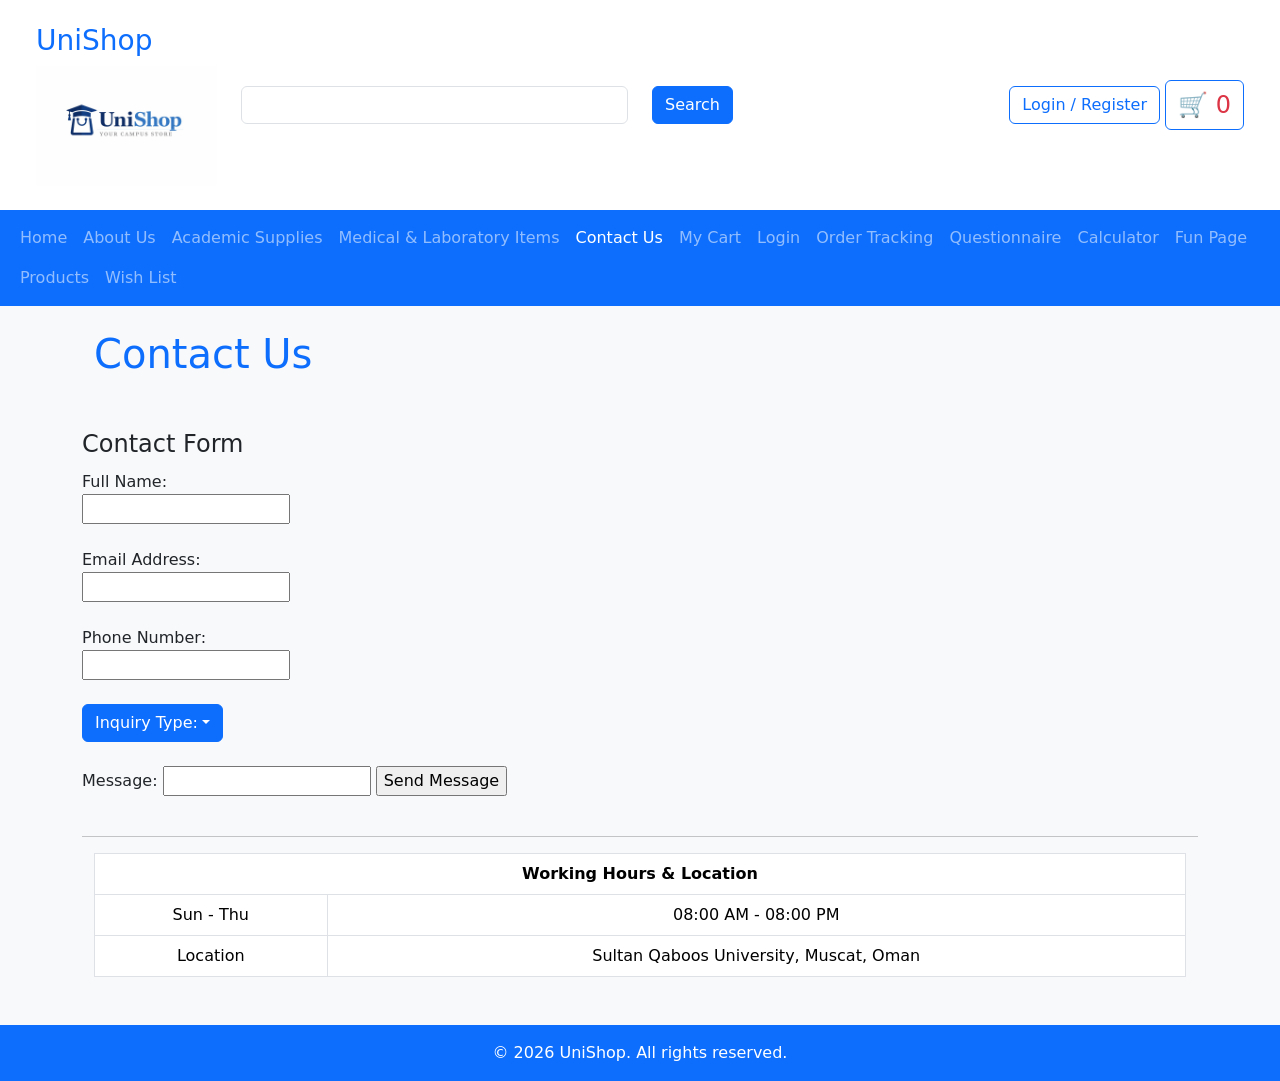
<file: contact_us.html>
<!DOCTYPE html>
<html lang="en">
<head>
  <meta charset="UTF-8">
  <meta name="viewport" content="width=device-width, initial-scale=1.0">
  <title>Contact Us - UniShop</title>
  <link href="https://cdn.jsdelivr.net/npm/bootstrap@5.3.8/dist/css/bootstrap.min.css" rel="stylesheet" 
integrity="sha384-sRIl4kxILFvY47J16cr9ZwB07vP4J8+LH7qKQnuqkuIAvNWLzeN8tE5YBujZqJLB" 
crossorigin="anonymous">
 <script src="https://cdn.jsdelivr.net/npm/bootstrap@5.3.8/dist/js/bootstrap.bundle.min.js" 
integrity="sha384-FKyoEForCGlyvwx9Hj09JcYn3nv7wiPVlz7YYwJrWVcXK/BmnVDxM+D2scQbITxI" 
crossorigin="anonymous"></script>
  
  <script type="text/javascript">
   // Function to handle search action
  function validateSearch(){
      let searchBox = document.getElementById("searchInput");
      let word = searchBox.value.trim().toLowerCase();
      // check if the search box is empty
      if (word== "") {
        alert("Please enter a search word");
        searchBox.focus();
        return false;

      }
  // For academic items
  if(word.includes("pen")){
    window.location.href="academic_supplies.html#pens";
    return false;
  }
   if(word.includes("notebook")){
window.location.href="academic_supplies.html#notebooks";
    return false;
   }
      if(word.includes("single book") || word.includes("book") ){
window.location.href="academic_supplies.html#singlebook";
    return false;
   }

  if(word.includes("graphing calculator")|| word.includes("graphing")){
window.location.href="academic_supplies.html#calculator911";
    return false;
   }
   
     if(word.includes("calculator" )){
window.location.href="academic_supplies.html#calculator82";
    return false;
   }
   
   if(word.includes("note")||word.includes("study") ){
window.location.href="academic_supplies.html#studynotes";

    return false;
   }
   if(word.includes("gray bag") || word.includes("grey bag")){
    window.location.href="academic_supplies.html#graybag";
    return false;
   }
      if(word.includes("brown bag")){
    window.location.href="academic_supplies.html#brownbag";
    return false;
   }
      if(word.includes("laptop") || word.includes("computer")){
window.location.href="academic_supplies.html#laptop";

    return false;
   }
    if(word.includes("bag")){
window.location.href="academic_supplies.html";

    return false;
   }
      if(word.includes("lab coat") ){
window.location.href="medical-items.html#labcoat";

    return false;
   }
      if(word.includes("scrubs")){
window.location.href="medical-items.html#scrubs";

    return false;
   }
   
         if(word.includes("stethoscope")){
window.location.href="medical-items.html#stethoscope";

    return false;
   }
            if(word.includes("mask") ){
window.location.href="medical-items.html#mask";

    return false;
   }
            if(word.includes("gloves")|| word.includes("glove")){
window.location.href="medical-items.html#gloves";

    return false;
   }
            if(word.includes("syringe")){
window.location.href="medical-items.html#syringe";

    return false;
   }
   // If item is not found
      alert("Item not found");
    return false;
    }

    function validform(){

        let emailadd = document.getElementById("email"); 
        let username = document.getElementById("name");
        var customtext = document.getElementById("request");
        let phonenum = document.getElementById("phone");
        document.getElementById("errorname").innerText="";
        document.getElementById("erroremail").innerText="";
        document.getElementById("errorphone").innerText="";
        document.getElementById("errorreq").innerText="";

        if (emailadd.value == ""){
            document.getElementById("erroremail").innerText="Please enter an email address.";
           
            emailadd.focus();
            return false;
        }

        if (emailadd.value.indexOf("@", 0) < 0){
            document.getElementById("erroremail").innerText="Please enter a valid email address.";
           
            emailadd.focus();
            return false;
        }

        if (emailadd.value.indexOf(".", 0) < 0){
            document.getElementById("erroremail").innerText="Please enter a valid email address.";
            
            emailadd.focus();
            return false;
        }

        if (username.value == ""){
            document.getElementById("errorname").innerText="Please enter your full name.";
            
            username.focus();
            return false;
        }
        if (phonenum.value == ""){
            document.getElementById("errorphone").innerText="Please enter your phone number.";
        
            phonenum.focus();
            return false;
        }
        if (!/^\d{8}$/.test(phonenum.value)){
            document.getElementById("errorphone").innerText="Phone number must be 8 digits. Please enter a valid phone number.";
       
            phonenum.focus();
            return false;
        }

        
        if (customtext.value == ""){
            document.getElementById("errorreq").innerText="Please enter a message.";
             
            customtext.focus();
            return false;
        }
        return true;

    }  
 </script>
  
</head>
<body class="bg-light">
    <header class="container-fluid bg-white">
        <div class="row align-items-center p-4">
             <div class="col-md-2">
                 <p class="h3 text-primary">UniShop</p>
                  <a href="index.html">
                      <img src="images/UniShop_logo.png" alt="UniShop - Your Campus Store" class="img-fluid" />
                  </a>
             </div>
            <div class="col-md-6">
                <form action="https://httpbin.org/get" name="searchForm"method="get" onsubmit="return validateSearch()">
                    <div class="row">
                         <div class="col-8">
                             <input type="text" id="searchInput" name="query" class="form-control"/>
                         </div>
                        <div class="col-4">
                             <input type="submit" value="Search" class="btn btn-primary" />
                        </div>
                   </div>
                </form>
            </div>
            <div class="col-md-4 text-end">
                <a href="login_and_registration.php" class="btn btn-outline-primary">Login / Register</a>
                <a class="btn btn-outline-primary fs-4" href="cart.php"  >
                    🛒
                    <span class="text-danger">0</span>
                </a>
            </div>
        </div>
    </header>
    
    <nav class="navbar navbar-expand-sm bg-primary navbar-dark">
        <div class="container-fluid">
            <div class="navbar-nav flex-wrap">
                <a class="nav-link"  href="index.html">Home</a>
                <a class="nav-link" href="About_us.html">About Us</a>
                <a class="nav-link" href="academic_supplies.html">Academic Supplies</a>
                <a class="nav-link"  href="medical-items.html">Medical & Laboratory Items</a>
                <a class="nav-link active" href="contact_us.html">Contact Us</a>
                <a class="nav-link" href="cart.php">My Cart</a>
                <a class="nav-link"  href="login_and_registration.php">Login</a>
                <a class="nav-link" href="order_tracking.html">Order Tracking</a>
                <a class="nav-link" href="questionnaire.html">Questionnaire</a>
                <a class="nav-link" href="calculator.html">Calculator</a>
                <a class="nav-link" href="funpage.php">Fun Page</a>
                <a class="nav-link" href="products.php">Products</a>
                <a class="nav-link " href="wish_list.php">Wish List</a>
            </div>
        </div>
    </nav>
    
    <div class="container mt-4 mb-4">
        <h1 class="container mt-4 mb-4 text-primary">Contact Us</h1>
        <br>
        <div class="form-container-box">
            <form action="addRequest.php" method="post" name="contactForm" onsubmit="return validform()">
                <fieldset>
                    <legend>Contact Form</legend>
                     <label for="name">Full Name:</label>
                    <div class="col-sm-8">
                      <input type="text" name="name" id="name">
                        <span id="errorname" style="color:red;"></span>
                    </div>
                    <br>
                    <label for="email">Email Address:</label>
                    <div class="col-sm-8">
                      <input type="text" name="email" id="email">
                      <span id="erroremail" style="color: red;"></span>
                    </div> <br> 
                    <label for="phone"> Phone Number:</label>
                    <div class="col-sm-8">
                        <input type="text" name="phone" id="phone">
                        <span id="errorphone" style="color: red;"></span>
                    </div><br>

                    <div class="dropdown col-8" >
                        <button type="button" class="btn btn-primary dropdown-toggle" data-bs-toggle="dropdown" id="inquiry">Inquiry Type:</button>
                        <ul class="dropdown-menu">
                            <li value="general">General Inquiry</li>
                            <li value="order">Order Issue</li>
                            <li value="feedback">Feedback</li>
                        </ul>
                    
                    </div>
                    <br>
                    <label>Message:</label>
                    <input type="text" id ="request" name="request" aria-rowspan="3">
                    <span id="errorreq" style="color: red;"></span>
                    <input type="submit" value="Send Message">
                </fieldset>
            </form>
        </div> <br><hr>

        <div class="container">
            <table class="table table-bordered text-center">
                <tr class="text-white bg-primary">
                    <th colspan="2">Working Hours & Location</th>
                </tr>
                <tr>
                    <td>Sun - Thu</td>
                    <td>08:00 AM - 08:00 PM</td>
                </tr>
                <tr>
                    <td>Location</td>
                    <td>Sultan Qaboos University, Muscat, Oman</td>
                </tr>
            </table>
        </div>    
    
    
    </div>
</div>


    <br>
    <footer class="bg-primary text-white text-center py-3">
        <p  class="mb-0">&copy; 2026 UniShop. All rights reserved.</p>
    </footer>

    
</body>
</html>
</file>
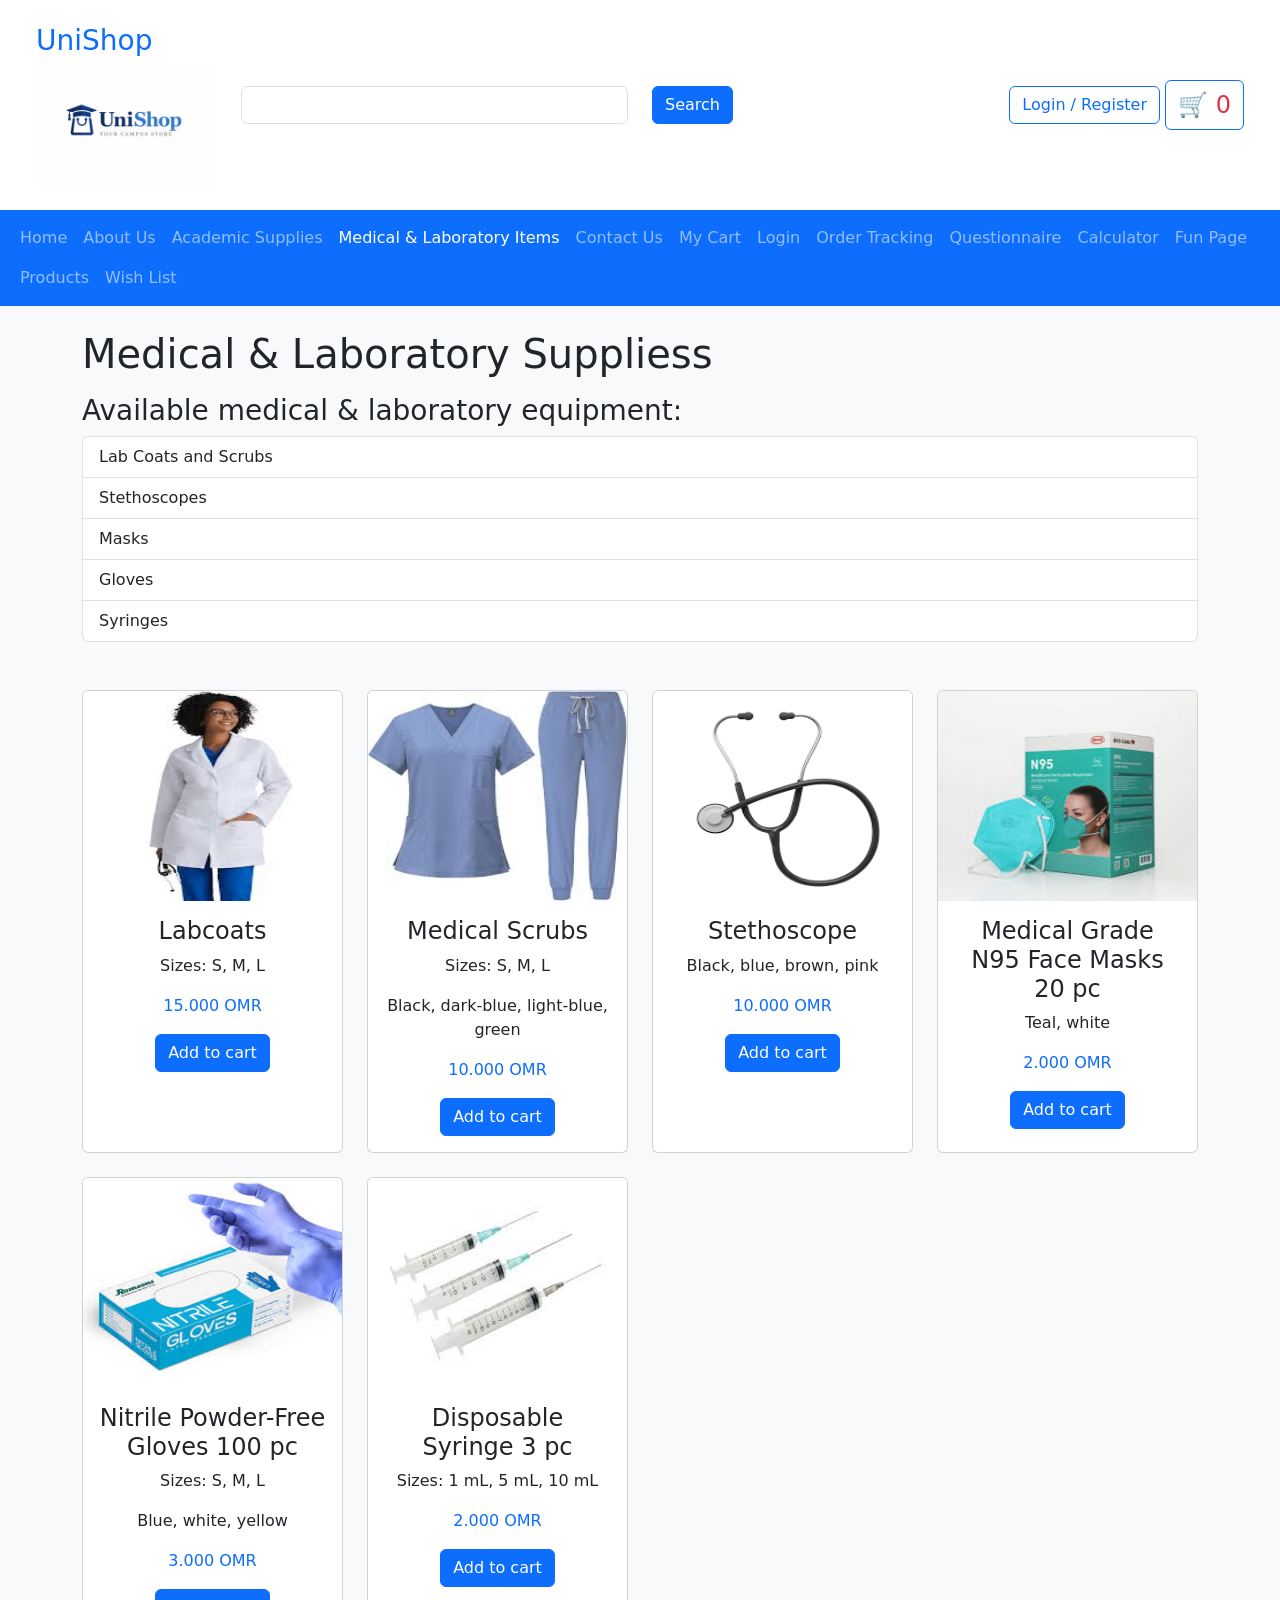
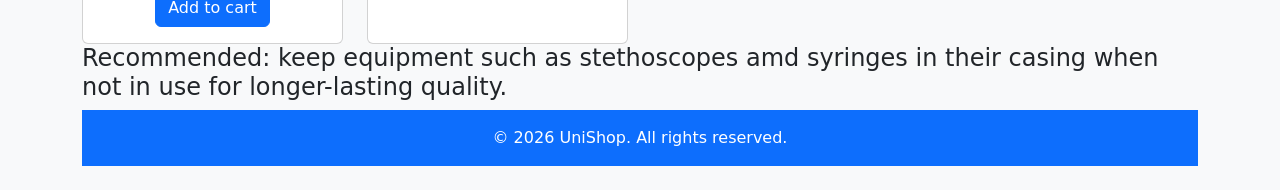
<file: medical-items.html>
<!DOCTYPE html>
<html lang="en">
<head>
    <meta charset="UTF-8">
    <meta name="viewport" content="width=device-width, initial-scale=1.0">
    <title>Medical & Laboratory Supplies</title>
    
     <link href="https://cdn.jsdelivr.net/npm/bootstrap@5.3.8/dist/css/bootstrap.min.css" rel="stylesheet" 
integrity="sha384-sRIl4kxILFvY47J16cr9ZwB07vP4J8+LH7qKQnuqkuIAvNWLzeN8tE5YBujZqJLB" 
crossorigin="anonymous">
 <script src="https://cdn.jsdelivr.net/npm/bootstrap@5.3.8/dist/js/bootstrap.bundle.min.js" 
integrity="sha384-FKyoEForCGlyvwx9Hj09JcYn3nv7wiPVlz7YYwJrWVcXK/BmnVDxM+D2scQbITxI" 
crossorigin="anonymous"></script>
<script type="text/javascript">
    
 // Function to handle search action
  function validateSearch(){
      let searchBox = document.getElementById("searchInput");
      let word = searchBox.value.trim().toLowerCase();
      // check if the search box is empty
      if (word== "") {
        alert("Please enter a search word");
        searchBox.focus();
        return false;

      }
  // For academic items
  if(word.includes("pen")){
    window.location.href="academic_supplies.html#pens";
    return false;
  }
   if(word.includes("notebook")){
window.location.href="academic_supplies.html#notebooks";
    return false;
   }
      if(word.includes("single book") || word.includes("book") ){
window.location.href="academic_supplies.html#singlebook";
    return false;
   }

  if(word.includes("graphing calculator")|| word.includes("graphing")){
window.location.href="academic_supplies.html#calculator911";
    return false;
   }
   
     if(word.includes("calculator" )){
window.location.href="academic_supplies.html#calculator82";
    return false;
   }
   
   if(word.includes("note")||word.includes("study") ){
window.location.href="academic_supplies.html#studynotes";

    return false;
   }
   if(word.includes("gray bag") || word.includes("grey bag")){
    window.location.href="academic_supplies.html#graybag";
    return false;
   }
      if(word.includes("brown bag")){
    window.location.href="academic_supplies.html#brownbag";
    return false;
   }
      if(word.includes("laptop") || word.includes("computer")){
window.location.href="academic_supplies.html#laptop";

    return false;
   }
    if(word.includes("bag")){
window.location.href="academic_supplies.html";

    return false;
   }
      if(word.includes("lab coat") ){
window.location.href="medical-items.html#labcoat";

    return false;
   }
      if(word.includes("scrubs")){
window.location.href="medical-items.html#scrubs";

    return false;
   }
   
         if(word.includes("stethoscope")){
window.location.href="medical-items.html#stethoscope";

    return false;
   }
            if(word.includes("mask") ){
window.location.href="medical-items.html#mask";

    return false;
   }
            if(word.includes("gloves")|| word.includes("glove")){
window.location.href="medical-items.html#gloves";

    return false;
   }
            if(word.includes("syringe")){
window.location.href="medical-items.html#syringe";

    return false;
   }
   // If item is not found
      alert("Item not found");
    return false;
    }

    function addToCart(itemName, itemPrice) {
    let cart = localStorage.getItem("cart");
    
    if (cart == null) {
        cart = [];
    } else {
        cart = JSON.parse(cart);
    }

    let item = {
        name: itemName,
        price: itemPrice,
        qty: 1
    };

    cart.push(item);
    localStorage.setItem("cart", JSON.stringify(cart));

    alert(itemName + " added to cart");
    return false;
}

 
</script>
</head>
<body class="bg-light">
    <header class="container-fluid bg-white">
        <div class="row align-items-center p-4">
             <div class="col-md-2">
                 <p class="h3 text-primary">UniShop</p>
                  <a href="index.html">
                      <img src="images/UniShop_logo.png" alt="UniShop - Your Campus Store" class="img-fluid" />
                  </a>
             </div>
            <div class="col-md-6">
                <form action="https://httpbin.org/get" method="get" onsubmit="return validateSearch()">
                    <div class="row">
                         <div class="col-8">
                             <input type="text" id="searchInput" name="query" class="form-control"/>
                         </div>
                        <div class="col-4">
                             <input type="submit" value="Search" class="btn btn-primary" />
                        </div>
                   </div>
                </form>
            </div>
            <div class="col-md-4 text-end">
                <a href="login_and_registration.php" class="btn btn-outline-primary">Login / Register</a>
                <a class="btn btn-outline-primary fs-4" href="cart.php"  >
                    🛒
                    <span class="text-danger">0</span>
                </a>
            </div>
        </div>
    </header>
    
    <nav class="navbar navbar-expand-sm bg-primary navbar-dark">
        <div class="container-fluid">
            <div class="navbar-nav flex-wrap">
                <a class="nav-link"  href="index.html">Home</a>
                <a class="nav-link" href="About_us.html">About Us</a>
                <a  class="nav-link" href="academic_supplies.html">Academic Supplies</a>
                <a class="nav-link active"  href="medical-items.html">Medical & Laboratory Items</a>
                <a  class="nav-link" href="contact_us.html">Contact Us</a>
                <a  class="nav-link" href="cart.php">My Cart</a>
                <a class="nav-link"  href="login_and_registration.php">Login</a>
                <a  class="nav-link" href="order_tracking.html">Order Tracking</a>
                <a  class="nav-link" href="questionnaire.html">Questionnaire</a>
                <a  class="nav-link" href="calculator.html">Calculator</a>
                <a  class="nav-link" href="funpage.php">Fun Page</a>
                <a class="nav-link " href="products.php">Products</a>
                <a class="nav-link " href="wish_list.php">Wish List</a>
            </div>
        </div>
    </nav>

    <div class="container mt-4 mb-4">
        <h1 class="mb-3">Medical & Laboratory Suppliess</h1>
        <h3>Available medical & laboratory equipment:</h3>
        <ul class="list-group mb-4">
            <li class="list-group-item">Lab Coats and Scrubs</li>
            <li class="list-group-item">Stethoscopes</li>
            <li class="list-group-item">Masks</li>
            <li class="list-group-item">Gloves</li>
            <li class="list-group-item">Syringes</li>
        </ul>
        <br/>
        <div class="row g-4">
             <div class="col-md-4 col-lg-3">
                 <div class="card h-100">
                     <img src="images/labcoat.jpg" class="card-img-top" alt="Labcoat" width="240" height="210">
                     <div class="card-body text-center">
                         <h4 id="labcoat" class="card-title">Labcoats</h4>
                         <p class="card-text">Sizes: S, M, L</p>
                         <p class="text-primary">15.000 OMR</p>
                         <a href="cart.php" class="btn btn-primary" onclick="return addToCart('Labcoats', 10.000)">Add to cart</a>
                     </div>
                 </div>
             </div>
            
             <div class="col-md-4 col-lg-3">
                 <div class="card h-100">
                     <img src="images/scrubs.jpg" class="card-img-top" alt="Medical Scrubs" width="240" height="210">
                     <div class="card-body text-center">
                         <h4 id="scrubs" class="card-title">Medical Scrubs</h4>
                         <p class="card-text">Sizes: S, M, L</p>
                         <p class="card-text">Black, dark-blue, light-blue, green</p>
                         <p class="text-primary">10.000 OMR</p>
                         <a href="cart.php" class="btn btn-primary" onclick="return addToCart('Stethoscope', 10.000)">Add to cart</a>
                     </div>
                 </div>
             </div>
            
             <div class="col-md-4 col-lg-3">
                 <div class="card h-100">
                     <img src="images/stethoscope.png" class="card-img-top" alt="Stethoscope" width="240" height="210">
                     <div class="card-body text-center">
                         <h4 id="stethoscope" class="card-title">Stethoscope</h4>
                         <p class="card-text">Black, blue, brown, pink</p>
                         <p class="text-primary">10.000 OMR</p>
                         <a href="cart.php" class="btn btn-primary" onclick="return addToCart('Medical Grade N95 Face Masks 20 pc', 2.000)">Add to cart</a>
                     </div>
                 </div>
             </div>

             <div class="col-md-4 col-lg-3">
                 <div class="card h-100">
                     <img src="images/mask.jpg" class="card-img-top" alt="Mask" width="240" height="210">
                     <div class="card-body text-center">
                         <h4 id="masks" class="card-title">Medical Grade N95 Face Masks 20 pc</h4>
                         <p class="card-text">Teal, white</p>
                         <p class="text-primary">2.000 OMR</p>
                         <a href="cart.php" class="btn btn-primary" onclick="return addToCart('Nitrile Powder-Free Gloves 100 pc', 3.000)">Add to cart</a>
                     </div>
                 </div>
             </div>

             <div class="col-md-4 col-lg-3">
                 <div class="card h-100">
                     <img src="images/gloves.jpg" class="card-img-top" alt="Gloves" width="240" height="210">
                     <div class="card-body text-center">
                         <h4 id="gloves" class="card-title">Nitrile Powder-Free Gloves 100 pc</h4>
                         <p class="card-text">Sizes: S, M, L</p>
                         <p class="card-text">Blue, white, yellow</p>
                         <p class="text-primary">3.000 OMR</p>
                         <a href="cart.php" class="btn btn-primary" onclick="return addToCart('Disposable Syringe 3 pc', 2.000)">Add to cart</a>

                     </div>
                 </div>
             </div>

             <div class="col-md-4 col-lg-3">
                 <div class="card h-100">
                     <img src="images/syringe.jpg" class="card-img-top" alt="Syringe" width="240" height="210">
                     <div class="card-body text-center">
                         <h4 id="syringe" class="card-title">Disposable Syringe 3 pc</h4>
                         <p class="card-text">Sizes: 1 mL, 5 mL, 10 mL</p>
                         <p class="text-primary">2.000 OMR</p>
                         <a href="cart.php" class="btn btn-primary" onclick="return addToCart('Medical Scrubs', 10.000)">Add to cart</a>
                     </div>
                 </div>
             </div>
        </div>
    <p class="h4">Recommended: keep equipment such as stethoscopes amd syringes in their casing when not in use for longer-lasting quality.</p>
    <footer class="bg-primary text-white text-center py-3">
        <p class="mb-0">&copy; 2026 UniShop. All rights reserved.</p>
    </footer>
</body>
</html>
</file>
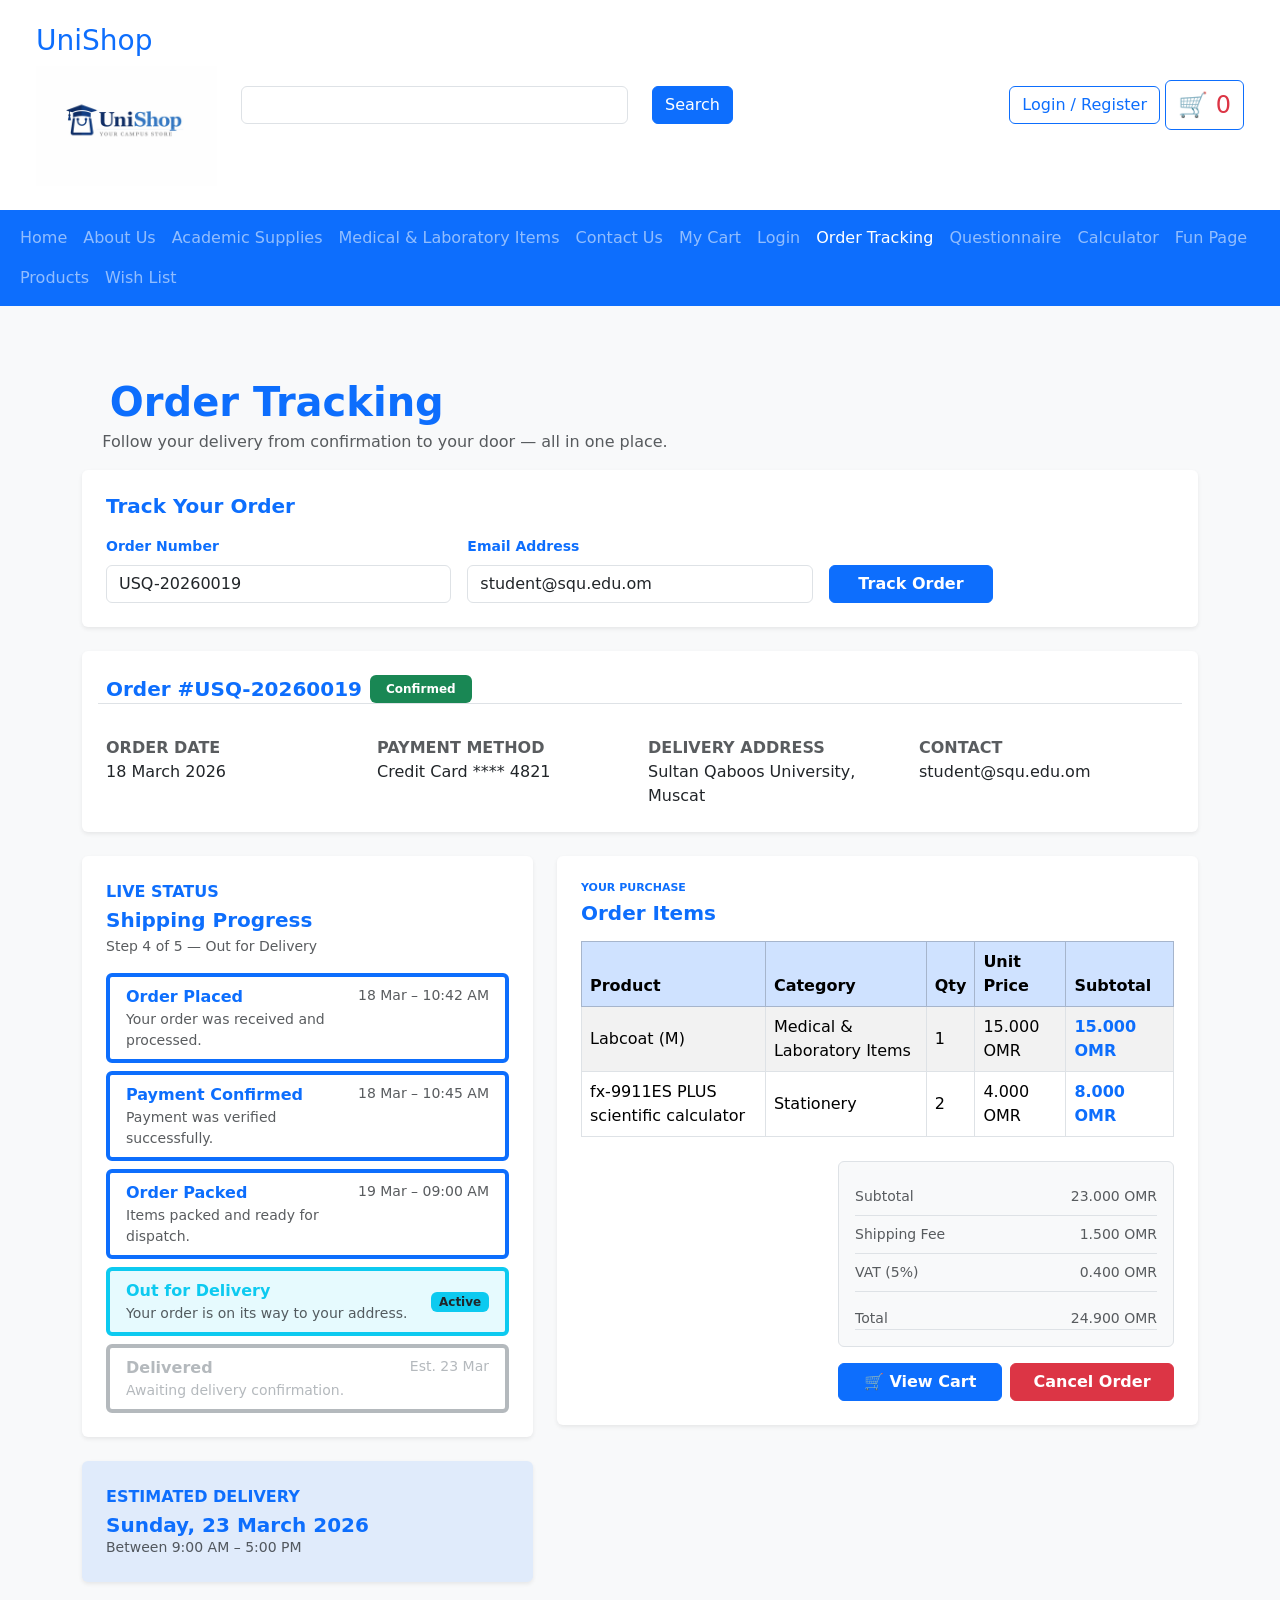
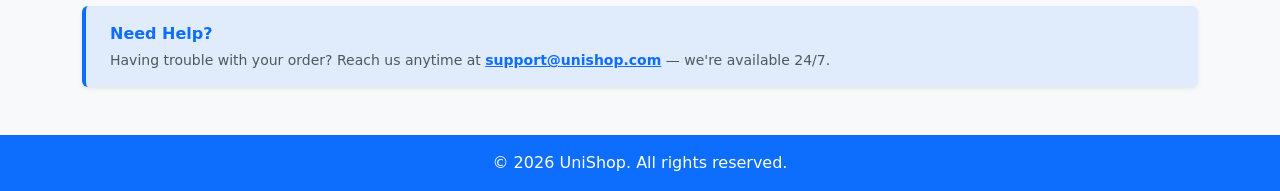
<file: order_tracking.html>
<!DOCTYPE html>
<html lang="en">
<head>
    <meta charset="UTF-8">
    <meta name="viewport" content="width=device-width, initial-scale=1.0">
    <title>Order Tracking</title>
     <link href="https://cdn.jsdelivr.net/npm/bootstrap@5.3.8/dist/css/bootstrap.min.css" rel="stylesheet" 
        integrity="sha384-sRIl4kxILFvY47J16cr9ZwB07vP4J8+LH7qKQnuqkuIAvNWLzeN8tE5YBujZqJLB" 
        crossorigin="anonymous">
         <script src="https://cdn.jsdelivr.net/npm/bootstrap@5.3.8/dist/js/bootstrap.bundle.min.js" 
        integrity="sha384-FKyoEForCGlyvwx9Hj09JcYn3nv7wiPVlz7YYwJrWVcXK/BmnVDxM+D2scQbITxI" 
        crossorigin="anonymous"></script>
    <script type="text/javascript">
    // Function to handle search action
  function validateSearch(){
      let searchBox = document.getElementById("searchInput");
      let word = searchBox.value.trim().toLowerCase();
      // check if the search box is empty
      if (word== "") {
        alert("Please enter a search word");
        searchBox.focus();
        return false;

      }
  // For academic items
  if(word.includes("pen")){
    window.location.href="academic_supplies.html#pens";
    return false;
  }
   if(word.includes("notebook")){
window.location.href="academic_supplies.html#notebooks";
    return false;
   }
      if(word.includes("single book") || word.includes("book") ){
window.location.href="academic_supplies.html#singlebook";
    return false;
   }

  if(word.includes("graphing calculator")|| word.includes("graphing")){
window.location.href="academic_supplies.html#calculator911";
    return false;
   }
   
     if(word.includes("calculator" )){
window.location.href="academic_supplies.html#calculator82";
    return false;
   }
   
   if(word.includes("note")||word.includes("study") ){
window.location.href="academic_supplies.html#studynotes";

    return false;
   }
   if(word.includes("gray bag") || word.includes("grey bag")){
    window.location.href="academic_supplies.html#graybag";
    return false;
   }
      if(word.includes("brown bag")){
    window.location.href="academic_supplies.html#brownbag";
    return false;
   }
      if(word.includes("laptop") || word.includes("computer")){
window.location.href="academic_supplies.html#laptop";

    return false;
   }
    if(word.includes("bag")){
window.location.href="academic_supplies.html";

    return false;
   }
      if(word.includes("lab coat") ){
window.location.href="medical-items.html#labcoat";

    return false;
   }
      if(word.includes("scrubs")){
window.location.href="medical-items.html#scrubs";

    return false;
   }
   
         if(word.includes("stethoscope")){
window.location.href="medical-items.html#stethoscope";

    return false;
   }
            if(word.includes("mask") ){
window.location.href="medical-items.html#mask";

    return false;
   }
            if(word.includes("gloves")|| word.includes("glove")){
window.location.href="medical-items.html#gloves";

    return false;
   }
            if(word.includes("syringe")){
window.location.href="medical-items.html#syringe";

    return false;
   }
   // If item is not found
      alert("Item not found");
    return false;
    }

    
    </script>
</head>
<body class="bg-light">
    <header class="container-fluid bg-white">
    <div class="row align-items-center p-4">
        <div class="col-md-2">
          <p class="h3 text-primary "> UniShop</p>
          <a href="index.html">
            <img src="images/UniShop_logo.png" alt="UniShop - Your Campus Store" class="img-fluid" />
          </a>
        </div>
        <div class="col-md-6">
          <form action="https://httpbin.org/get" method="get" onsubmit="return validateSearch()">
              <div class="row">
                  <div class="col-8">
                    <input type="text" id="searchInput" name="query" class="form-control" />
                  </div>
                  <div class=" col-4">
                    <input type="submit" value="Search" class="btn btn-primary"/>
                  </div>
                </div>
          </form>
        </div>
        <div class="col-md-4 text-end">
          <a href="login_and_registration.php" class="btn btn-outline-primary">Login / Register</a>
          <a href="cart.php" class="btn btn-outline-primary fs-4">
            🛒
            <span class="text-danger">0</span>
          </a>
        </div>
    </div>
</header>

<nav class="navbar navbar-expand-sm bg-primary navbar-dark">
    <div class="container-fluid">
        <button class="navbar-toggler" type="button"
                 data-bs-toggle="collapse" data-bs-target="#mainNav"
               aria-controls="mainNav" aria-expanded="false"
                aria-label="Toggle navigation">
            <span class="navbar-toggler-icon"></span>
        </button>
        <div class="collapse navbar-collapse" id="mainNav">
        <div class="navbar-nav flex-wrap">
            <a class="nav-link" href="index.html">Home</a>
            <a class="nav-link" href="About_us.html">About Us</a>
            <a class="nav-link" href="academic_supplies.html">Academic Supplies</a>
            <a class="nav-link" href="medical-items.html">Medical &amp; Laboratory Items</a>
            <a class="nav-link" href="contact_us.html">Contact Us</a>
            <a class="nav-link" href="cart.php">My Cart</a>
            <a class="nav-link" href="login_and_registration.php">Login</a>
            <a class="nav-link active" href="order_tracking.html">Order Tracking</a>
            <a  class="nav-link" href="questionnaire.html">Questionnaire</a>
            <a  class="nav-link" href="calculator.html">Calculator</a>
            <a  class="nav-link" href="funpage.php">Fun Page</a>
            <a class="nav-link" href="products.php">Products</a>
            <a class="nav-link " href="wish_list.php">Wish List</a>
        </div>
     </div>
    </div>
</nav>
<br>
<br>
    
<div class="container mt-4 mb-2"> 
    <h1 class="fw-bold text-primary mb-1"> &nbsp  Order Tracking</h1>
    <p class="text-muted"> &nbsp &nbsp  Follow your delivery from confirmation to your door — all in one place.</p>
</div>    
<div class="container mb-5">
    <div class="card shadow-sm mb-4 border-0">
        <div class="card-body p-4">
            <h5 class="fw-bold text-primary mb-3"> Track Your Order</h5>
            <form action="track_order.php" method="get">
                <div class="row g-3 align-items-end">
                    <div class="col-sm-6 col-lg-4">
                        <label for="orderNum" class="form-label fw-bold text-primary small">Order Number</label>
                        <input type="text" class="form-control" id="orderNum" name="order" value="USQ-20260019" placeholder="e.g. USQ-20260019">
                    </div>
                    <div class="col-sm-6 col-lg-4">
                        <label for="emailCheck" class="form-label fw-bold text-primary small">Email Address</label>
                        <input type="email" class="form-control" id="emailCheck" name="email" value="student@squ.edu.om" placeholder="your@email.com">
                    </div>
                    <div class="col-sm-12 col-lg-2">
                        <input type="submit" class="btn btn-primary w-100 fw-bold" value="Track Order">
                    </div>
                </div>
            </form>
        </div>
    </div>

    
    <div class="card shadow-sm mb-4 border-0">
        <div class="card-body p-4">
            <div class="d-flex align-items-center flex-wrap gap-2 mb-3">
                <h5 class="fw-bold text-primary mb-0">Order #USQ-20260019</h5>
                <span class="badge bg-success px-3 py-2"> Confirmed</span>
            </div>
            <div class="row g-3 pt-3 border-top">
                <div class="col-sm-6 col-lg-3">
                    <p class="text-uppercase text-muted fw-bold mb-0" >Order Date</p>
                    <p class="mb-0">18 March 2026</p>
                </div>
                <div class="col-sm-6 col-lg-3">
                    <p class="text-uppercase text-muted fw-bold mb-0" >Payment Method</p>
                    <p class="mb-0">Credit Card **** 4821</p>
                </div>
                <div class="col-sm-6 col-lg-3">
                    <p class="text-uppercase text-muted fw-bold mb-0" >Delivery Address</p>
                    <p class="mb-0">Sultan Qaboos University, Muscat</p>
                </div>
                <div class="col-sm-6 col-lg-3">
                    <p class="text-uppercase text-muted fw-bold mb-0">Contact</p>
                    <p class="mb-0">student@squ.edu.om</p>
                </div>
            </div>
        </div>
    </div>

    <div class="row g-4">
        <div class="col-lg-5">
            <div class="card shadow-sm mb-4 border-0">
                <div class="card-body p-4">
                    <p class="text-uppercase text-primary fw-bold mb-1">Live Status</p>
                    <h5 class="fw-bold text-primary mb-1">Shipping Progress</h5>
                    <p class="text-muted small mb-3">Step 4 of 5 — Out for Delivery</p>

                    <ul class="list-group list-group-flush">
                        <li class="list-group-item d-flex justify-content-between align-items-start border-start border-4
                            border-primary ps-3 mb-2 rounded">
                            <div>
                                <p class="fw-bold mb-0 text-primary"> Order Placed</p>
                                <p class="mb-0 text-muted small">Your order was received and processed.</p>
                            </div>
                            <small class="text-muted ms-2 text-nowrap">18 Mar – 10:42 AM</small>
                        </li>
                        <li class="list-group-item d-flex justify-content-between align-items-start border-start border-4
                            border-primary ps-3 mb-2 rounded">
                            <div>
                                <p class="fw-bold mb-0 text-primary"> Payment Confirmed</p>
                                <p class="mb-0 text-muted small">Payment was verified successfully.</p>
                            </div>
                            <small class="text-muted ms-2 text-nowrap">18 Mar – 10:45 AM</small>
                        </li>
                        <li class="list-group-item d-flex justify-content-between align-items-start border-start border-4
                            border-primary ps-3 mb-2 rounded">
                            <div>
                                <p class="fw-bold mb-0 text-primary"> Order Packed</p>
                                <p class="mb-0 text-muted small">Items packed and ready for dispatch.</p>
                            </div>
                            <small class="text-muted ms-2 text-nowrap">19 Mar – 09:00 AM</small>
                        </li>
                        <li class="list-group-item d-flex justify-content-between align-items-start border-start border-4
                            border-info bg-info bg-opacity-10 ps-3 mb-2 rounded">
                            <div>
                                <p class="fw-bold mb-0 text-info"> Out for Delivery</p>
                                <p class="mb-0 text-muted small">Your order is on its way to your address.</p>
                            </div>
                            <span class="badge bg-info text-dark align-self-center ms-2 ">Active</span>
                        </li>
                        <li class="list-group-item d-flex justify-content-between align-items-start border-start border-4
                            border-secondary opacity-50 ps-3 rounded">
                            <div>
                                <p class="fw-bold mb-0 text-secondary"> Delivered</p>
                                <p class="mb-0 text-secondary small">Awaiting delivery confirmation.</p>
                            </div>
                            <small class="text-secondary ms-2 text-nowrap">Est. 23 Mar</small>
                        </li>
                    </ul>
                </div>
            </div>

            
            <div class="card shadow-sm border-0 bg-primary bg-opacity-10">
                <div class="card-body p-4 ">
                    <p class="text-uppercase text-primary fw-bold mb-1">Estimated Delivery</p>
                    <h5 class="fw-bold mb-0 text-primary">Sunday, 23 March 2026</h5>
                    <p class="mb-0 text-muted small">Between 9:00 AM – 5:00 PM</p>
                </div>
            </div>

        </div>

        <div class="col-lg-7">
            <div class="card shadow-sm border-0">
                <div class="card-body p-4">
                    <p class="text-uppercase text-primary fw-bold mb-1"
                        style="font-size:11px;">Your Purchase</p>
                    <h5 class="fw-bold text-primary mb-3">Order Items</h5>

                    <div class="table-responsive">
                        <table class="table table-bordered table-hover table-striped align-middle">
                            <thead  class="table-primary">
                                <tr>
                                    <th>Product</th>
                                    <th>Category</th>
                                    <th>Qty</th>
                                    <th>Unit Price</th>
                                    <th>Subtotal</th>
                                </tr>
                            </thead>
                            <tbody>
                                <tr>
                                    <td>Labcoat (M)</td>
                                    <td>Medical &amp; Laboratory Items</td>
                                    <td>1</td>
                                    <td>15.000 OMR</td>
                                    <td class="fw-bold text-primary">15.000 OMR</td>
                                </tr>
                                <tr>
                                    <td>fx-9911ES PLUS scientific calculator</td>
                                    <td>Stationery</td>
                                    <td>2</td>
                                    <td>4.000 OMR</td>
                                    <td class="fw-bold text-primary">8.000 OMR</td>
                                </tr>
                            </tbody>
                        </table>
                    </div>

                    
                    <div class="row justify-content-end mt-2">
                        <div class="col-sm-12 col-lg-7">
                            <div class="bg-light border rounded p-3">
                                <div class="d-flex justify-content-between py-2 border-bottom text-muted small">
                                    <span>Subtotal</span><span>23.000 OMR</span>
                                </div>
                                <div class="d-flex justify-content-between py-2 border-bottom text-muted small">
                                    <span>Shipping Fee</span><span>1.500 OMR</span>
                                </div>
                                <div class="d-flex justify-content-between py-2 border-bottom text-muted small">
                                    <span>VAT (5%)</span><span>0.400 OMR</span>
                                </div>
                                <div class="d-flex justify-content-between pt-3 border-bottom text-muted small">
                                    <span>Total</span><span>24.900 OMR</span>
                                </div>
                            </div>

                            <div class="d-flex gap-2 mt-3">
                                <a href="cart.php" class="btn btn-primary w-100 fw-bold">🛒 View Cart</a>
                                <button class="btn btn-danger w-100 fw-bold"> Cancel Order</button>
                            </div>
                        </div>
                    </div>

                </div>
            </div>
        </div>

    </div>
    
<div class="card shadow-sm mt-4 border-0 border-start border-4 border-primary bg-primary bg-opacity-10">
    <div class="card-body py-3 px-4">
        <p class="fw-bold mb-1 text-primary">Need Help?</p>
        <p class="mb-0 text-muted small">
                Having trouble with your order? Reach us anytime at
            <a href="mailto:support@unishop.com" class="text-primary fw-bold">support@unishop.com</a> — we're available 24/7.
        </p>
    </div>
</div>
</div>
    
<footer class="bg-primary text-white text-center py-3">
    <p class="mb-0">&copy; 2026 UniShop. All rights reserved.</p>
</footer>

</body>
</html>
</file>
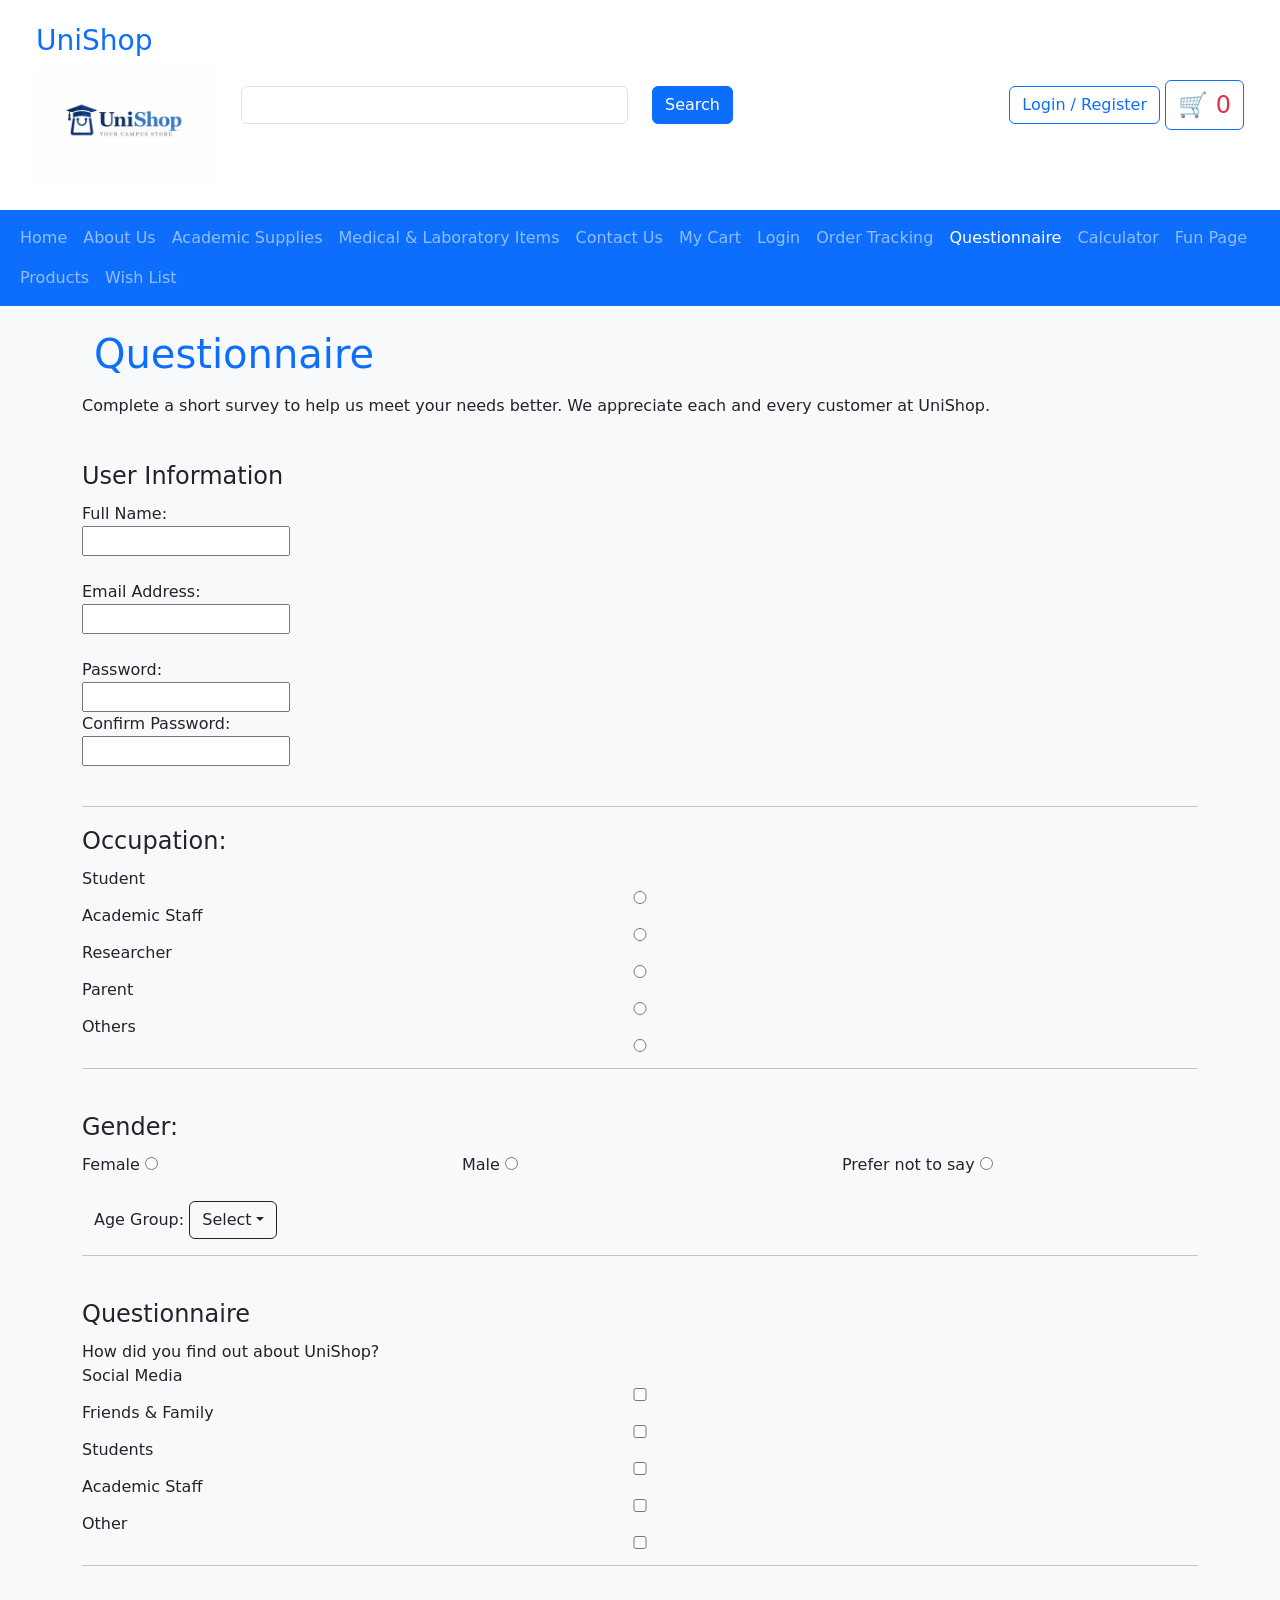
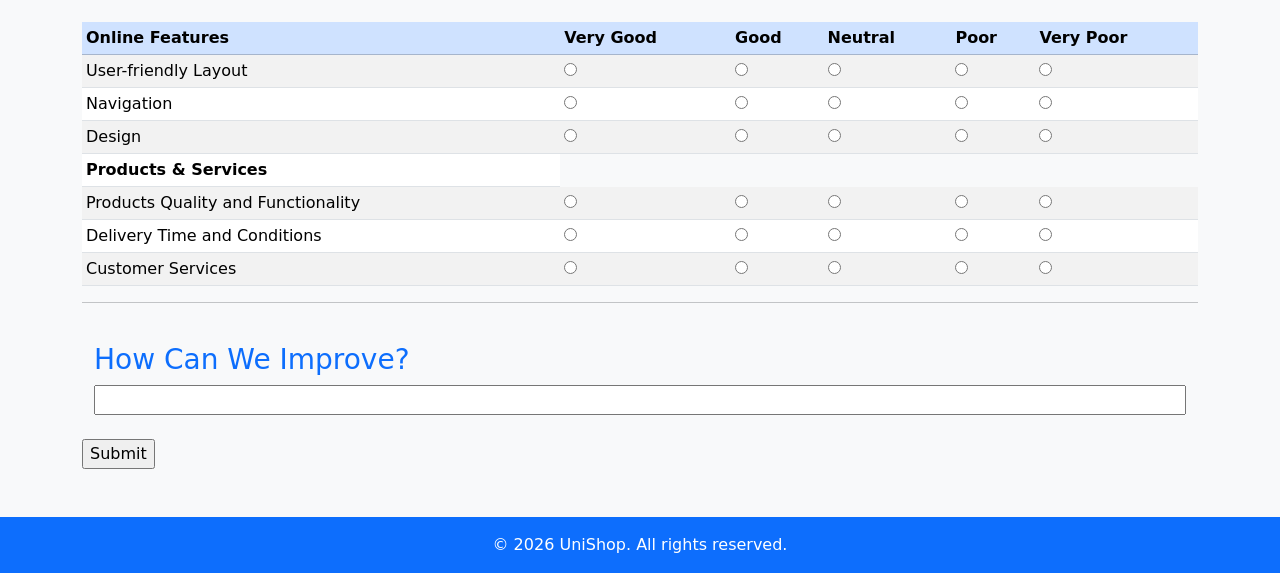
<file: questionnaire.html>
<!DOCTYPE html>
<html lang="en">
<head>
  <meta charset="UTF-8">
  <meta name="viewport" content="width=device-width, initial-scale=1.0">
  <title>Questionnaire - UniShop</title>
  <link href="https://cdn.jsdelivr.net/npm/bootstrap@5.3.8/dist/css/bootstrap.min.css" rel="stylesheet" 
integrity="sha384-sRIl4kxILFvY47J16cr9ZwB07vP4J8+LH7qKQnuqkuIAvNWLzeN8tE5YBujZqJLB" 
crossorigin="anonymous">
 <script src="https://cdn.jsdelivr.net/npm/bootstrap@5.3.8/dist/js/bootstrap.bundle.min.js" 
integrity="sha384-FKyoEForCGlyvwx9Hj09JcYn3nv7wiPVlz7YYwJrWVcXK/BmnVDxM+D2scQbITxI" 
crossorigin="anonymous"></script>
  
  <script type="text/javascript">
  // Function to handle search action
  function validateSearch(){
      let searchBox = document.getElementById("searchInput");
      let word = searchBox.value.trim().toLowerCase();
      // check if the search box is empty
      if (word== "") {
        alert("Please enter a search word");
        searchBox.focus();
        return false;

      }
  // For academic items
  if(word.includes("pen")){
    window.location.href="academic_supplies.html#pens";
    return false;
  }
   if(word.includes("notebook")){
window.location.href="academic_supplies.html#notebooks";
    return false;
   }
      if(word.includes("single book") || word.includes("book") ){
window.location.href="academic_supplies.html#singlebook";
    return false;
   }

  if(word.includes("graphing calculator")|| word.includes("graphing")){
window.location.href="academic_supplies.html#calculator911";
    return false;
   }
   
     if(word.includes("calculator" )){
window.location.href="academic_supplies.html#calculator82";
    return false;
   }
   
   if(word.includes("note")||word.includes("study") ){
window.location.href="academic_supplies.html#studynotes";

    return false;
   }
   if(word.includes("gray bag") || word.includes("grey bag")){
    window.location.href="academic_supplies.html#graybag";
    return false;
   }
      if(word.includes("brown bag")){
    window.location.href="academic_supplies.html#brownbag";
    return false;
   }
      if(word.includes("laptop") || word.includes("computer")){
window.location.href="academic_supplies.html#laptop";

    return false;
   }
    if(word.includes("bag")){
window.location.href="academic_supplies.html";

    return false;
   }
      if(word.includes("lab coat") ){
window.location.href="medical-items.html#labcoat";

    return false;
   }
      if(word.includes("scrubs")){
window.location.href="medical-items.html#scrubs";

    return false;
   }
   
         if(word.includes("stethoscope")){
window.location.href="medical-items.html#stethoscope";

    return false;
   }
            if(word.includes("mask") ){
window.location.href="medical-items.html#mask";

    return false;
   }
            if(word.includes("gloves")|| word.includes("glove")){
window.location.href="medical-items.html#gloves";

    return false;
   }
            if(word.includes("syringe")){
window.location.href="medical-items.html#syringe";

    return false;
   }
   // If item is not found
      alert("Item not found");
    return false;
    }

    //validation for each form element
    function validReview(){
        let emailadd = document.getElementById("email"); 
        let username = document.getElementById("name");
        let password = document.getElementById("password");
        let passcheck = document.getElementById("confirmpass");
        var radios;
        var x = 0;
        var y;
        var checker = false;
        document.getElementById("errorname").innerText="";
        document.getElementById("erroremail").innerText="";
        document.getElementById("errorpass").innerText="";
        document.getElementById("errorconfirm").innerText="";
        document.getElementById("rating").innerText="";
        document.getElementById("errorother").innerText = "";
        //indicate if username field is empty and focus on username 
        if (username.value == ""){
            document.getElementById("errorname").innerText="Please enter your full name.";
    
            username.focus();
            return false;
        }
        //indicate if username characters are invalid and focus on username 
        if (username.value.search(/\d+/) !== -1){
            document.getElementById("errorname").innerText="Usernames cannot contain numbers. Please enter a valid username.";
    
            username.focus();
            return false;
        }

        //indicate if email field is empty and focus on email
        if (emailadd.value == ""){
            document.getElementById("erroremail").innerText="Please enter an email address.";
            emailadd.focus();
            return false;
        }
        //indicate if email format is incorrect (email cannot exclude @ or .) and focus on email
        if ((emailadd.value.search(/@/) == -1) || (emailadd.value.search(/\./) == -1 )){
            document.getElementById("erroremail").innerText="Please enter a valid email address.";
            emailadd.focus();
            return false;
        }
        
        //indicate if password field is empty and focus on the field 
        if (password.value==""){
            document.getElementById("errorpass").innerText="Please enter your password.";
            password.focus();
            return false;
        }
        //indicate if confirm password field is empty
        if (passcheck.value == ""){
            document.getElementById("errorconfirm").innerText="Please confirm your password.";
            passcheck.focus();
            return false;
        }
        //indicate if passwords don't match
        if (passcheck.value != password.value){
            document.getElementById("errorconfirm").innerText="Passwords do not match.";
            passcheck.focus();
            return false;
        }

        //indicate if no option for job is selected
        radios = document.getElementsByName("job");
        if (radiochecker(radios) == false){
            return false;
        }
        //indicate if no option for gender is selected
        radios = document.getElementsByName("Gender");
        if (radiochecker(radios) == false){
            return false;
        }
        //indicate if no options were selected for rating layout of the website
        radios = document.getElementsByName("Layout");
        if (radiochecker(radios) == false){
            return false;
        }
        //indicate if no options were selected for rating navigation
        radios = document.getElementsByName("navigation");
        if (radiochecker(radios) == false){
            return false;
        }
        //indicate if no options were selected for rating design of the website
        radios = document.getElementsByName("design");
        if (radiochecker(radios) == false){
            return false;
        }
        //indicate if no options were selected for rating product quality
        radios = document.getElementsByName("products");
        if (radiochecker(radios) == false){
            return false;
        }
        //indicate if no options were selected for rating delivery services
        radios = document.getElementsByName("delivery");
        if (radiochecker(radios) == false){
            return false;
        }
        //indicate if no options were selected for rating customer service 
        radios = document.getElementsByName("services");
        if (radiochecker(radios) == false){
            return false;
        }
        // indicate if "other" was picked for "how did you find out about unishop" and nothing was entered in the textbox
        let otherCheck = document.getElementById("other");
        let otherContent = document.getElementById("optBox");
        if ((otherCheck.checked)&&(otherContent.value =="")){
          document.getElementById("errorother").innerText = "Please specify how you found out about UniShop.";
          otherContent.focus();
          return false;
        }
      //indicate if "other" textbox does not contain any word characters
        if ((otherContent.value != "")&&(otherContent.value.search(/\w+/)==-1)){
          document.getElementById("errorother").innerText = "Please enter valid (word) characters.";
          otherContent.focus();
          return false;
        }
        return true;

    } 

    //function to check radio button groups and alert if no options are chosen
    function radiochecker(radiogroup){
        let checker = false;
        for (let radio of radiogroup){
            if (radio.checked){
                checker = true;
                break;
            }
        }
        if(checker == false){
            y = radiogroup[0].name;
            document.getElementById("rating").innerText = "Please rate our "+ y + ".";
        }
        return checker;
    }

    //show the selected age group from the dropdown menu
    function ageselect(agegroup){
        const agedisplay = document.getElementById("ageGroup");
        agedisplay.innerText = agegroup;
        document.getElementById("ageInput").value = agegroup;
    }
    function askbox(){
        document.getElementById("optBox").style.display = "block";
        
    }
    </script>
  
</head>
<body class="bg-light">
    <header class="container-fluid bg-white">
        <div class="row align-items-center p-4">
             <div class="col-md-2">
                 <p class="h3 text-primary">UniShop</p>
                  <a href="index.html">
                      <img src="images/UniShop_logo.png" alt="UniShop - Your Campus Store" class="img-fluid" />
                  </a>
             </div>
            <div class="col-md-6">
                <form action="https://httpbin.org/get" name="searchForm"method="get" onsubmit="return validateSearch()" novalidate>
                    <div class="row">
                         <div class="col-8">
                             <input type="text" id="searchInput" name="query" class="form-control"/>
                         </div>
                        <div class="col-4">
                             <input type="submit" value="Search" class="btn btn-primary" />
                        </div>
                   </div>
                </form>
            </div>
            <div class="col-md-4 text-end">
                <a href="login_and_registration.php" class="btn btn-outline-primary">Login / Register</a>
                <a class="btn btn-outline-primary fs-4" href="cart.php"  >
                    🛒
                    <span class="text-danger">0</span>
                </a>
            </div>
        </div>
    </header>
    
    <nav class="navbar navbar-expand-sm bg-primary navbar-dark">
        <div class="container-fluid">
            <div class="navbar-nav flex-wrap">
                <a class="nav-link"  href="index.html">Home</a>
                <a class="nav-link" href="About_us.html">About Us</a>
                <a class="nav-link" href="academic_supplies.html">Academic Supplies</a>
                <a class="nav-link"  href="medical-items.html">Medical & Laboratory Items</a>
                <a class="nav-link" href="contact_us.html">Contact Us</a>
                <a class="nav-link" href="cart.php">My Cart</a>
                <a class="nav-link"  href="login_and_registration.php">Login</a>
                <a class="nav-link" href="order_tracking.html">Order Tracking</a>
                <a class="nav-link active" href="questionnaire.html">Questionnaire</a>
                <a class="nav-link" href="calculator.html">Calculator</a>
                <a class="nav-link" href="funpage.php">Fun Page</a>
                <a class="nav-link " href="products.php">Products</a>
                <a class="nav-link " href="wish_list.php">Wish List</a>
            </div>
        </div>
    </nav>
    
    <div class="container mt-4 mb-4">
      <h1 class="container mb-3 text-primary">Questionnaire</h1>
      <p>Complete a short survey to help us meet your needs better. We appreciate each and every customer at UniShop.</p>
      <form action="addResponse.php" method="post" name="info" onsubmit="return validReview()">
        <fieldset>
            <br>
          <legend>User Information</legend>
          <label for="user">Full Name:</label>
          <div class="col-sm-8">
            <input type="text" name="user" id="name">
            <span id="errorname" style="color: red;"></span>
          </div>
          <br>
          <label for="email">Email Address:</label>
          <div class="col-sm-8">
            <input type="text" name="email" id="email">
            <span id="erroremail" style="color: red;"></span>
          </div>
          <br>
          <label for="pass">Password:</label>
          <div class="col-sm-8">
            <input type="password" name="password" id="password">
            <span id="errorpass" style="color: red;"></span>
          </div>
          <label for="confirmpass">Confirm Password:</label>
          <div class="col-sm-8">
            <input type="password" name="confirmpass" id="confirmpass">
            <span id="errorconfirm" style="color: red;"></span>
          </div>
          <br><hr>
          <legend>Occupation:</legend><br>
          <div class="row">
            <label for="Student">Student</label>
            <input type="radio" name="job" id="Student" value="student">
            <label for="acadstaff">Academic Staff</label>
            <input type="radio" name="job" id="acadstaff" value="academicstaff">
            <label for="researcher">Researcher</label>
            <input type="radio" name="job" id="researcher" value="researcher">
            <label for="parent">Parent</label>
            <input type="radio" name="job" id="parent" value="parent">
            <label for="others">Others</label>
            <input type="radio" name="job" id="others" value="others">
          </div> <hr>
   
        <br>
        <legend>Gender:</legend>
        <div class="row">
            <div class="col-4">
                <label for="Female">Female</label>
                <input type="radio" name="Gender" id="Female" value="Female">
            </div>
            <div class="col-4">
                <label for="Male">Male</label>
                <input type="radio" name="Gender" id="Male" value="Male">
            </div>
            <div class="col-4">
                <label for="notMentioned">Prefer not to say</label>
                <input type="radio" name="Gender" id="notMentioned" value="notMentioned">
            </div>
        
        </div>
        <br>

          <div class="dropdown container" >
            <label for="ageSelection"> Age Group: </label>
            <button type="button" itemid="ageSelection" class="btn dropdown-toggle btn-outline-dark width:25%" data-bs-toggle="dropdown" id="ageGroup">Select</button>
            <ul class="dropdown-menu">
              <li value="student" onclick="ageselect('18-25')">18-25</li>
              <li value="older" onclick="ageselect('25-40')">25-40</li>
              <li value="elder" onclick="ageselect('40+')">40+</li>
            </ul>
            <input type="hidden" name="age_group" id="ageInput">
          </div> <hr>

          <br>
          <legend> Questionnaire </legend>

          <label for="source">How did you find out about UniShop?</label><br>
          <div class="row">
            <label for="socMed">Social Media</label>
            <input type="checkbox" name="sources[]" id="socMed" value="Social Media">
            <label for="fnf">Friends & Family</label>
            <input type="checkbox" name="sources[]" id="fnf" value="Friends & Family">
            <label for="stud">Students</label>
            <input type="checkbox" name="sources[]" id="stud" value="Students">
            <label for="acastaff"> Academic Staff</label>
            <input type="checkbox" name="sources[]" id="acastaff" value="Academic Staff">
            <label for="specify">Other</label>
            <input type="checkbox" name="sources[]" id="other" value="Other" onclick="askbox()">
            <input type="text" name="other_source" id="optBox" style="display: none;">
            <span id="errorother" style="color: red;"></span>
          </div> <hr>

          <br>
          <p id="rating" style="color: red;"></p>
          <table class="table table-sm table-striped" >
            <thead class="table-primary">
                <tr>
                    <th>Online Features</th>
                    <th>Very Good</th>
                    <th> Good</th>
                    <th>Neutral</th>
                    <th>Poor</th>
                    <th>Very Poor</th>
                </tr>
            </thead>
            <tbody>
                <tr>
                    <td>User-friendly Layout</td>
                    <td><input type="radio" name="Layout" value="Very Good"></td>
                    <td><input type="radio" name="Layout" value="Good"></td>
                    <td><input type="radio" name="Layout" value="Neutral"></td>
                    <td><input type="radio" name="Layout" value="Poor"></td>
                    <td><input type="radio" name="Layout" value="Very Poor"></td>
                </tr>
                <tr>
                    <td>Navigation</td>
                    <td><input type="radio" name="navigation" value="Very Good"></td>
                    <td><input type="radio" name="navigation" value="Good"></td>
                    <td><input type="radio" name="navigation" value="Neutral"></td>
                    <td><input type="radio" name="navigation" value="Poor"></td>
                    <td><input type="radio" name="navigation" value="Very Poor"></td>
                </tr>
                <tr>
                    <td>Design</td>
                    <td><input type="radio" name="design" value="Very Good" ></td>
                    <td><input type="radio" name="design" value="Good"></td>
                    <td><input type="radio" name="design" value="Neutral"></td>
                    <td><input type="radio" name="design" value="Poor"></td>
                    <td><input type="radio" name="design" value="Very Poor"></td>
                </tr>
                <tr> <th>Products & Services</th></tr>
                <tr>
                    <td>Products Quality and Functionality</td>
                    <td><input type="radio" name="products" value="Very Good"></td>
                    <td><input type="radio" name="products" value="Good"></td>
                    <td><input type="radio" name="products" value="Neutral"></td>
                    <td><input type="radio" name="products" value="Poor"></td>
                    <td><input type="radio" name="products" value="Very Poor"></td>
                </tr>
                <tr>
                    <td>Delivery Time and Conditions</td>
                    <td><input type="radio" name="delivery" value="Very Good"></td>
                    <td><input type="radio" name="delivery" value="Good" ></td>
                    <td><input type="radio" name="delivery" value="Neutral"></td>
                    <td><input type="radio" name="delivery" value="Poor"></td>
                    <td><input type="radio" name="delivery" value="Very Poor"></td>
                </tr>
                <tr>
                    <td>Customer Services</td>
                    <td><input type="radio" name="services" value="Very Good"></td>
                    <td><input type="radio" name="services" value="Good"></td>
                    <td><input type="radio" name="services" value="Neutral"></td>
                    <td><input type="radio" name="services" value="Poor"></td>
                    <td><input type="radio" name="services" value="Very Poor"></td>
                </tr>

            </tbody>
        </table><hr>
        <br>
        
        <div class="container">
            <label class="h3 text-primary">How Can We Improve?</label>
            <input type="text" id ="comment" name="comment" class="container-fluid">
        </div>    
        <br>
        <input type="submit" class="btn-outline-primary outext-white" value="Submit">
        </fieldset>      
      </form>
      <br>
    </div>
    <footer class="bg-primary text-white text-center py-3">
    <p  class="mb-0">&copy; 2026 UniShop. All rights reserved.</p>
  </footer>
  
</body>
</html>
</file>
